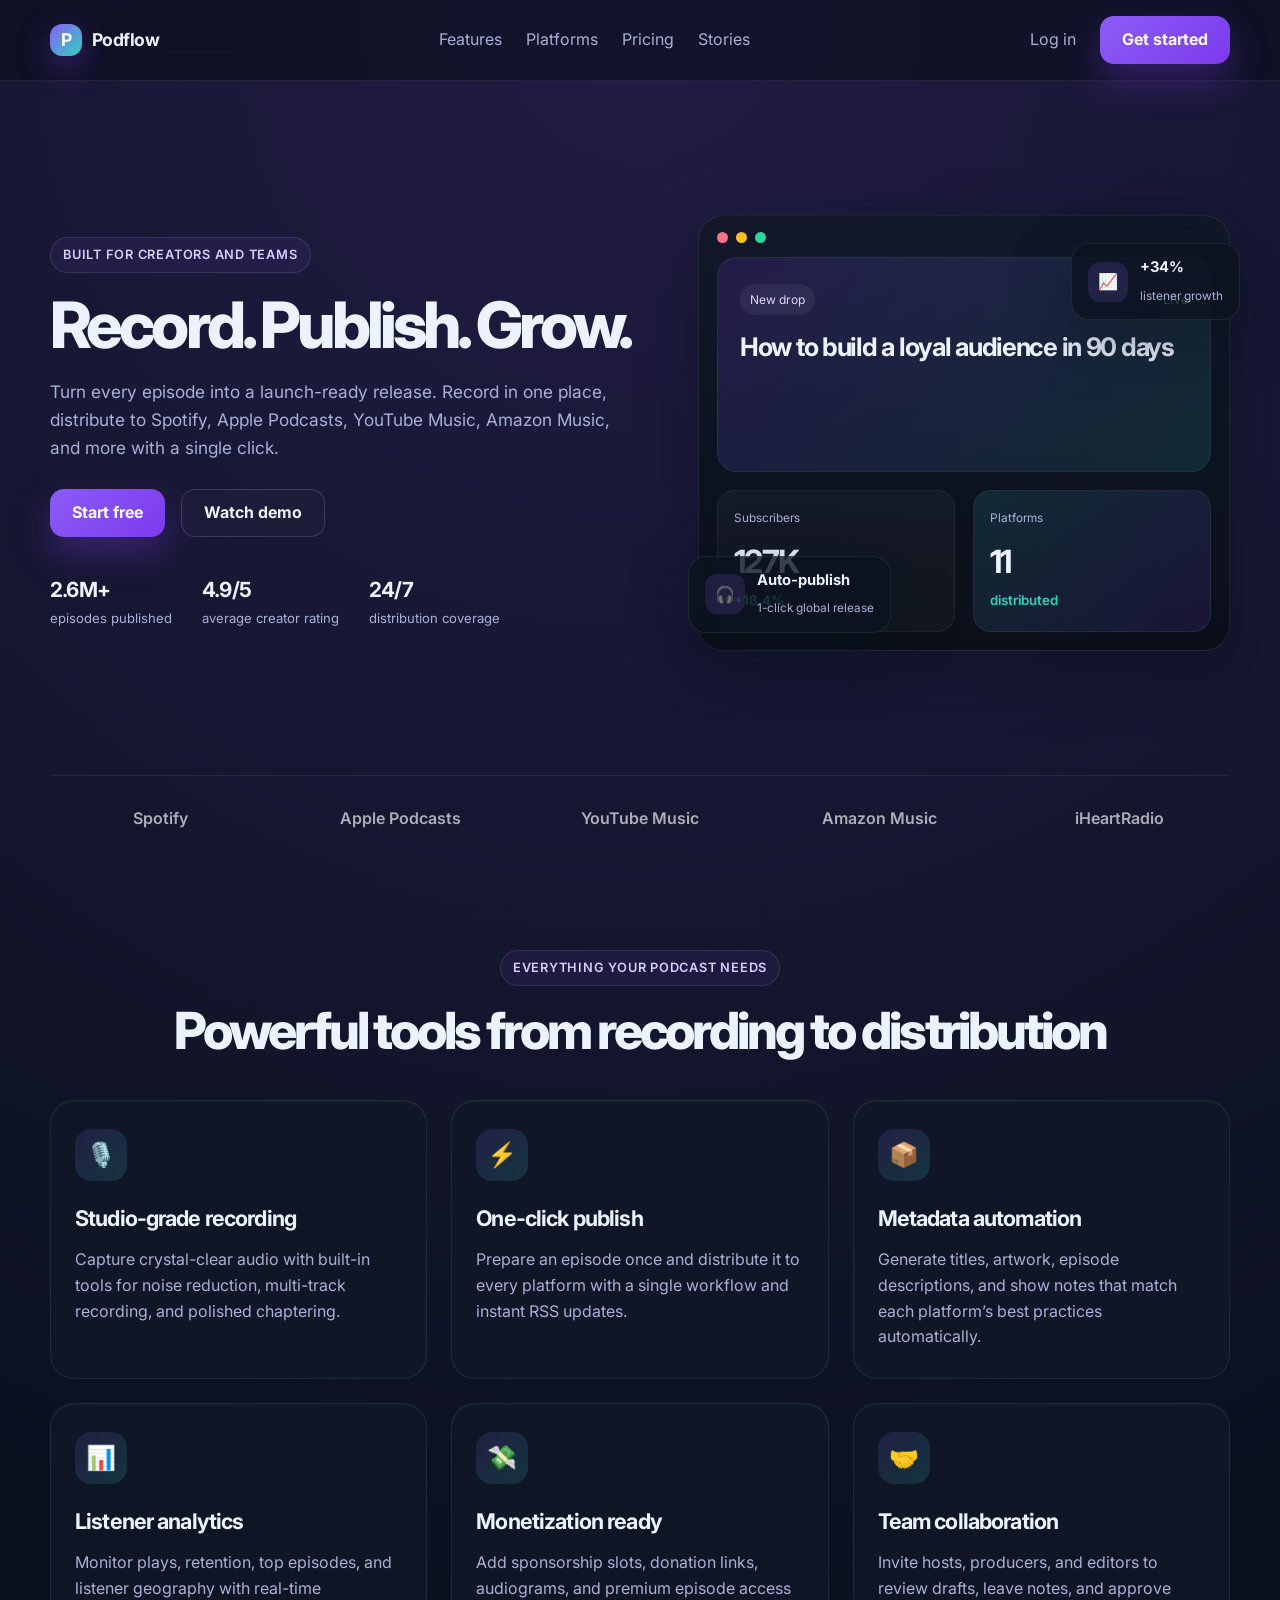
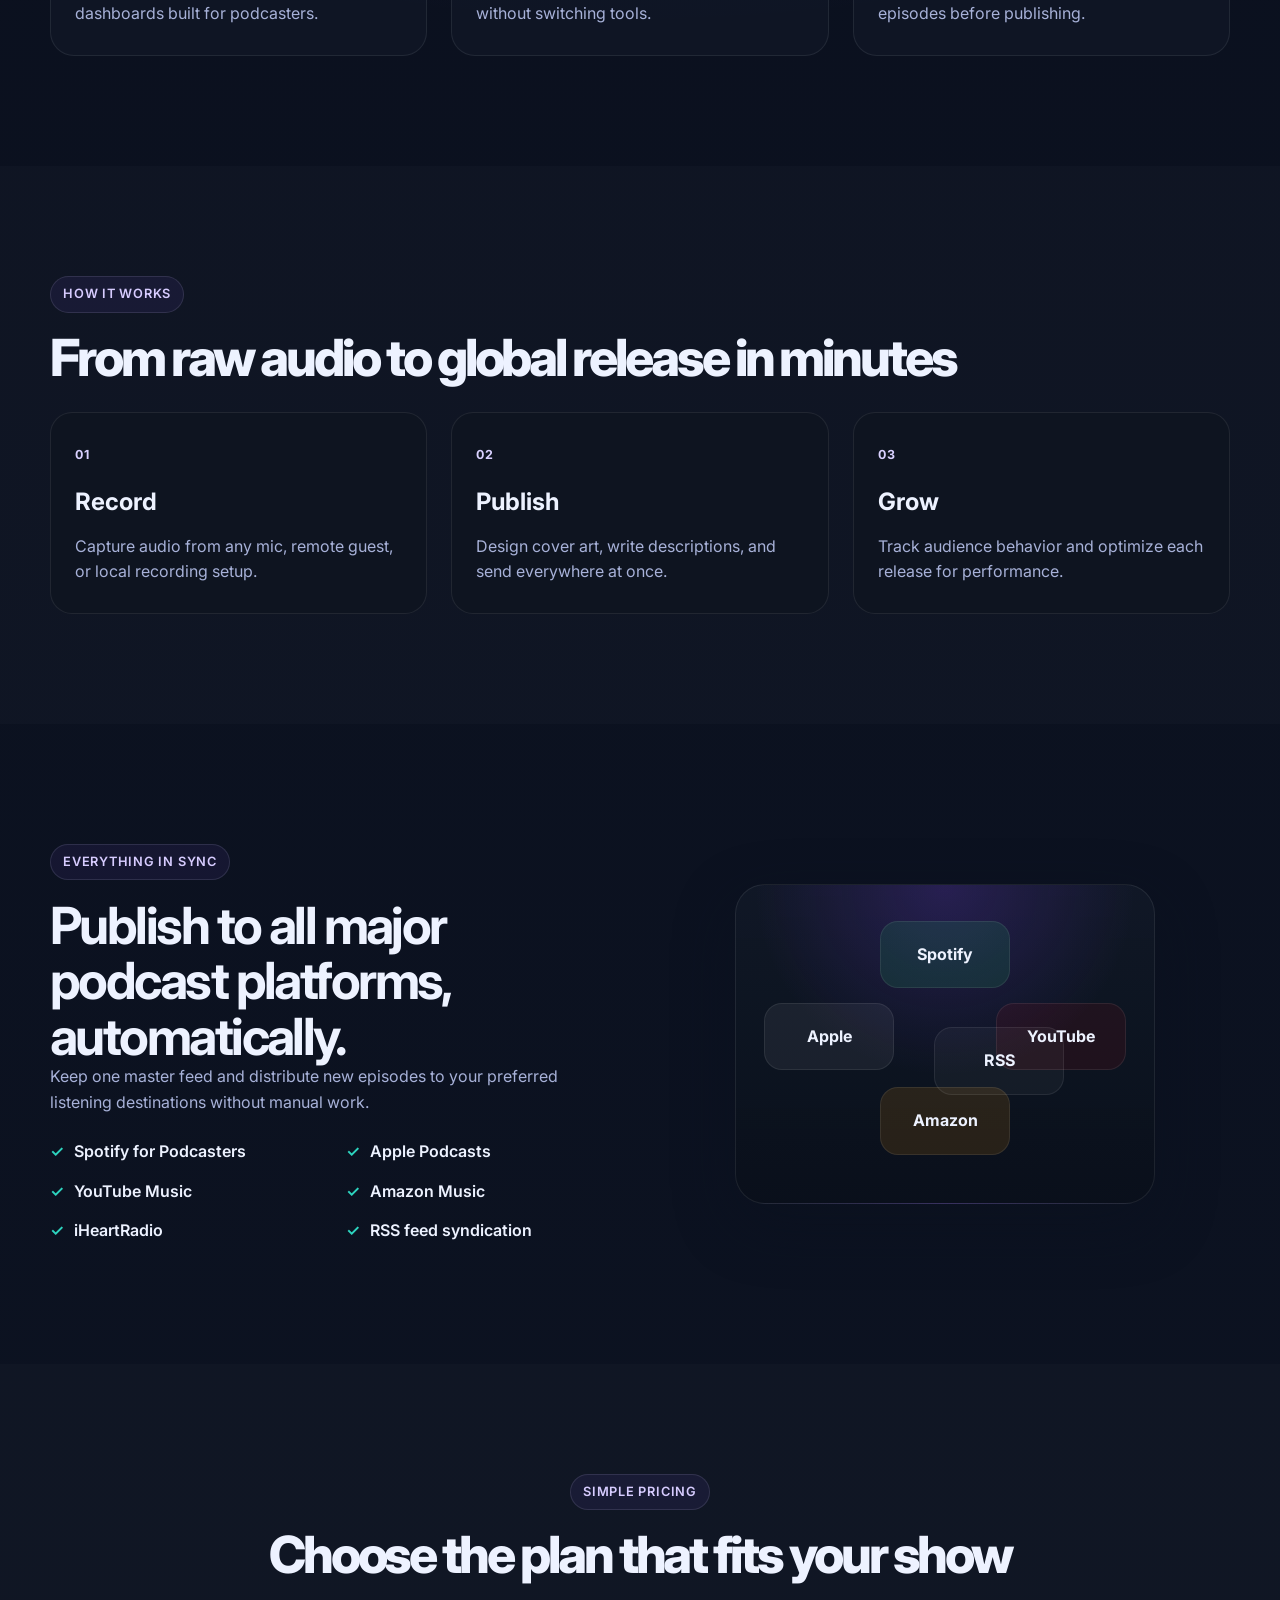
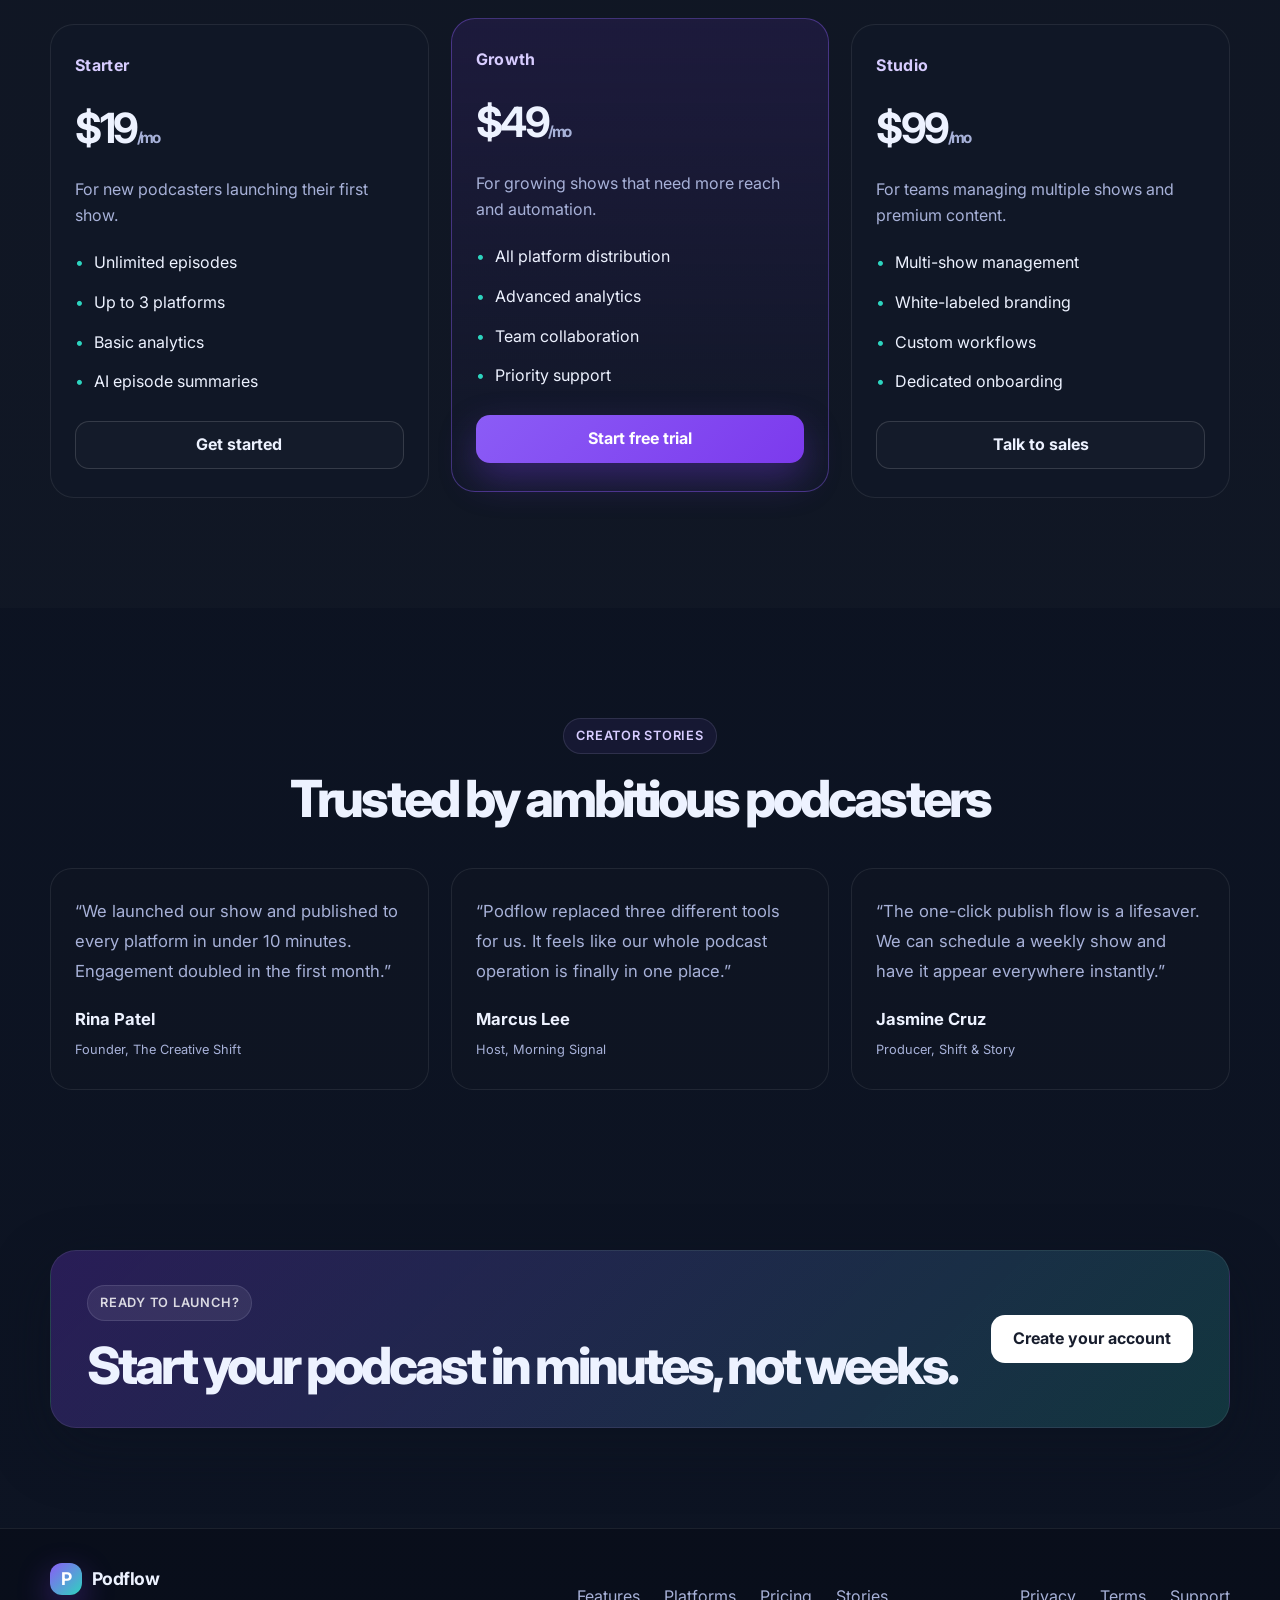
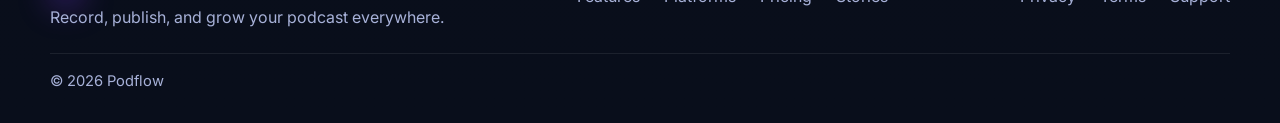
<file: index.html>
<!DOCTYPE html>
<html lang="en">
  <head>
    <meta charset="UTF-8" />
    <meta name="viewport" content="width=device-width, initial-scale=1.0" />
    <title>Podflow | Podcast Publishing Made Simple</title>
    <meta
      name="description"
      content="Record, edit, and publish your podcast to Spotify, Apple Music, YouTube Music, and more in one click."
    />
    <link rel="preconnect" href="https://fonts.googleapis.com" />
    <link rel="preconnect" href="https://fonts.gstatic.com" crossorigin />
    <link
      href="https://fonts.googleapis.com/css2?family=Inter:wght@400;500;600;700;800;900&display=swap"
      rel="stylesheet"
    />
    <link rel="stylesheet" href="styles.css" />
  </head>
  <body>
    <header class="topbar">
      <div class="container nav">
        <div class="brand" aria-label="Podflow home">
          <span class="brand-mark">P</span>
          <span>Podflow</span>
        </div>

        <nav class="nav-links" aria-label="Main navigation">
          <a href="#features">Features</a>
          <a href="#platforms">Platforms</a>
          <a href="#pricing">Pricing</a>
          <a href="#stories">Stories</a>
        </nav>

        <div class="nav-actions">
          <a class="link-button" href="#pricing">Log in</a>
          <a class="primary-button" href="#cta">Get started</a>
        </div>
      </div>
    </header>

    <main>
      <section class="hero">
        <div class="container hero-grid">
          <div class="hero-copy">
            <div class="eyebrow">Built for creators and teams</div>
            <h1>Record. Publish. Grow.</h1>
            <p>
              Turn every episode into a launch-ready release. Record in one place,
              distribute to Spotify, Apple Podcasts, YouTube Music, Amazon Music,
              and more with a single click.
            </p>

            <div class="hero-actions">
              <a class="primary-button" href="#cta">Start free</a>
              <a class="secondary-button" href="#features">Watch demo</a>
            </div>

            <div class="social-proof">
              <div>
                <strong>2.6M+</strong>
                <span>episodes published</span>
              </div>
              <div>
                <strong>4.9/5</strong>
                <span>average creator rating</span>
              </div>
              <div>
                <strong>24/7</strong>
                <span>distribution coverage</span>
              </div>
            </div>
          </div>

          <div class="hero-visual" aria-label="Podcast dashboard preview">
            <div class="dashboard-card main-panel">
              <div class="panel-header">
                <span class="dot red"></span>
                <span class="dot amber"></span>
                <span class="dot green"></span>
              </div>

              <div class="episode-card">
                <div class="episode-meta">
                  <span class="tag">New drop</span>
                  <span class="status live">Live</span>
                </div>
                <h3>How to build a loyal audience in 90 days</h3>
                <div class="wave-bars" aria-hidden="true">
                  <span></span>
                  <span></span>
                  <span></span>
                  <span></span>
                  <span></span>
                  <span></span>
                  <span></span>
                  <span></span>
                  <span></span>
                  <span></span>
                  <span></span>
                  <span></span>
                </div>
              </div>

              <div class="mini-grid">
                <div class="mini-box">
                  <span class="label">Subscribers</span>
                  <strong>127K</strong>
                  <small>+18.4%</small>
                </div>
                <div class="mini-box highlight">
                  <span class="label">Platforms</span>
                  <strong>11</strong>
                  <small>distributed</small>
                </div>
              </div>
            </div>

            <div class="floating-badge badge-one">
              <span class="small-icon">🎧</span>
              <div>
                <strong>Auto-publish</strong>
                <small>1-click global release</small>
              </div>
            </div>

            <div class="floating-badge badge-two">
              <span class="small-icon">📈</span>
              <div>
                <strong>+34%</strong>
                <small>listener growth</small>
              </div>
            </div>
          </div>
        </div>
      </section>

      <section class="brands">
        <div class="container brands-row">
          <span>Spotify</span>
          <span>Apple Podcasts</span>
          <span>YouTube Music</span>
          <span>Amazon Music</span>
          <span>iHeartRadio</span>
        </div>
      </section>

      <section id="features" class="section">
        <div class="container">
          <div class="section-heading">
            <div class="eyebrow">Everything your podcast needs</div>
            <h2>Powerful tools from recording to distribution</h2>
          </div>

          <div class="feature-grid">
            <article class="feature-card">
              <div class="icon">🎙️</div>
              <h3>Studio-grade recording</h3>
              <p>
                Capture crystal-clear audio with built-in tools for noise reduction,
                multi-track recording, and polished chaptering.
              </p>
            </article>

            <article class="feature-card">
              <div class="icon">⚡</div>
              <h3>One-click publish</h3>
              <p>
                Prepare an episode once and distribute it to every platform with a
                single workflow and instant RSS updates.
              </p>
            </article>

            <article class="feature-card">
              <div class="icon">📦</div>
              <h3>Metadata automation</h3>
              <p>
                Generate titles, artwork, episode descriptions, and show notes that
                match each platform’s best practices automatically.
              </p>
            </article>

            <article class="feature-card">
              <div class="icon">📊</div>
              <h3>Listener analytics</h3>
              <p>
                Monitor plays, retention, top episodes, and listener geography with
                real-time dashboards built for podcasters.
              </p>
            </article>

            <article class="feature-card">
              <div class="icon">💸</div>
              <h3>Monetization ready</h3>
              <p>
                Add sponsorship slots, donation links, audiograms, and premium
                episode access without switching tools.
              </p>
            </article>

            <article class="feature-card">
              <div class="icon">🤝</div>
              <h3>Team collaboration</h3>
              <p>
                Invite hosts, producers, and editors to review drafts, leave notes,
                and approve episodes before publishing.
              </p>
            </article>
          </div>
        </div>
      </section>

      <section class="section alt-bg">
        <div class="container workflow">
          <div class="section-heading left">
            <div class="eyebrow">How it works</div>
            <h2>From raw audio to global release in minutes</h2>
          </div>

          <div class="steps">
            <div class="step-box">
              <span class="step-number">01</span>
              <h3>Record</h3>
              <p>Capture audio from any mic, remote guest, or local recording setup.</p>
            </div>

            <div class="step-box">
              <span class="step-number">02</span>
              <h3>Publish</h3>
              <p>Design cover art, write descriptions, and send everywhere at once.</p>
            </div>

            <div class="step-box">
              <span class="step-number">03</span>
              <h3>Grow</h3>
              <p>Track audience behavior and optimize each release for performance.</p>
            </div>
          </div>
        </div>
      </section>

      <section id="platforms" class="section">
        <div class="container platform-wrap">
          <div class="platform-copy">
            <div class="eyebrow">Everything in sync</div>
            <h2>Publish to all major podcast platforms, automatically.</h2>
            <p>
              Keep one master feed and distribute new episodes to your preferred
              listening destinations without manual work.
            </p>
            <ul class="check-list">
              <li>Spotify for Podcasters</li>
              <li>Apple Podcasts</li>
              <li>YouTube Music</li>
              <li>Amazon Music</li>
              <li>iHeartRadio</li>
              <li>RSS feed syndication</li>
            </ul>
          </div>

          <div class="platform-visual" aria-label="Platform distribution preview">
            <div class="platform-stack">
              <div class="platform-pill spotify">Spotify</div>
              <div class="platform-pill apple">Apple</div>
              <div class="platform-pill youtube">YouTube</div>
              <div class="platform-pill amazon">Amazon</div>
              <div class="platform-pill rss">RSS</div>
            </div>
          </div>
        </div>
      </section>

      <section id="pricing" class="section alt-bg">
        <div class="container">
          <div class="section-heading">
            <div class="eyebrow">Simple pricing</div>
            <h2>Choose the plan that fits your show</h2>
          </div>

          <div class="pricing-grid">
            <div class="price-card">
              <span class="plan">Starter</span>
              <h3>$19<span>/mo</span></h3>
              <p>For new podcasters launching their first show.</p>
              <ul>
                <li>Unlimited episodes</li>
                <li>Up to 3 platforms</li>
                <li>Basic analytics</li>
                <li>AI episode summaries</li>
              </ul>
              <a href="#cta" class="secondary-button wide">Get started</a>
            </div>

            <div class="price-card featured">
              <span class="plan">Growth</span>
              <h3>$49<span>/mo</span></h3>
              <p>For growing shows that need more reach and automation.</p>
              <ul>
                <li>All platform distribution</li>
                <li>Advanced analytics</li>
                <li>Team collaboration</li>
                <li>Priority support</li>
              </ul>
              <a href="#cta" class="primary-button wide">Start free trial</a>
            </div>

            <div class="price-card">
              <span class="plan">Studio</span>
              <h3>$99<span>/mo</span></h3>
              <p>For teams managing multiple shows and premium content.</p>
              <ul>
                <li>Multi-show management</li>
                <li>White-labeled branding</li>
                <li>Custom workflows</li>
                <li>Dedicated onboarding</li>
              </ul>
              <a href="#cta" class="secondary-button wide">Talk to sales</a>
            </div>
          </div>
        </div>
      </section>

      <section id="stories" class="section">
        <div class="container">
          <div class="section-heading">
            <div class="eyebrow">Creator stories</div>
            <h2>Trusted by ambitious podcasters</h2>
          </div>

          <div class="testimonial-grid">
            <blockquote class="testimonial">
              “We launched our show and published to every platform in under 10
              minutes. Engagement doubled in the first month.”
              <footer>
                <strong>Rina Patel</strong>
                <span>Founder, The Creative Shift</span>
              </footer>
            </blockquote>

            <blockquote class="testimonial">
              “Podflow replaced three different tools for us. It feels like our whole
              podcast operation is finally in one place.”
              <footer>
                <strong>Marcus Lee</strong>
                <span>Host, Morning Signal</span>
              </footer>
            </blockquote>

            <blockquote class="testimonial">
              “The one-click publish flow is a lifesaver. We can schedule a weekly show
              and have it appear everywhere instantly.”
              <footer>
                <strong>Jasmine Cruz</strong>
                <span>Producer, Shift & Story</span>
              </footer>
            </blockquote>
          </div>
        </div>
      </section>

      <section id="cta" class="cta-band">
        <div class="container cta-box">
          <div>
            <div class="eyebrow light">Ready to launch?</div>
            <h2>Start your podcast in minutes, not weeks.</h2>
          </div>
          <a href="#" class="primary-button dark-button">Create your account</a>
        </div>
      </section>
    </main>

    <footer class="site-footer">
      <div class="container footer-content">
        <div>
          <div class="brand footer-brand">
            <span class="brand-mark">P</span>
            <span>Podflow</span>
          </div>
          <p>Record, publish, and grow your podcast everywhere.</p>
        </div>

        <div class="footer-links">
          <a href="#features">Features</a>
          <a href="#platforms">Platforms</a>
          <a href="#pricing">Pricing</a>
          <a href="#stories">Stories</a>
        </div>

        <div class="footer-links">
          <a href="#">Privacy</a>
          <a href="#">Terms</a>
          <a href="#">Support</a>
        </div>
      </div>

      <div class="container bottom-bar">
        <span>© <span id="year"></span> Podflow</span>
      </div>
    </footer>

    <script src="script.js"></script>
  </body>
</html>
</file>
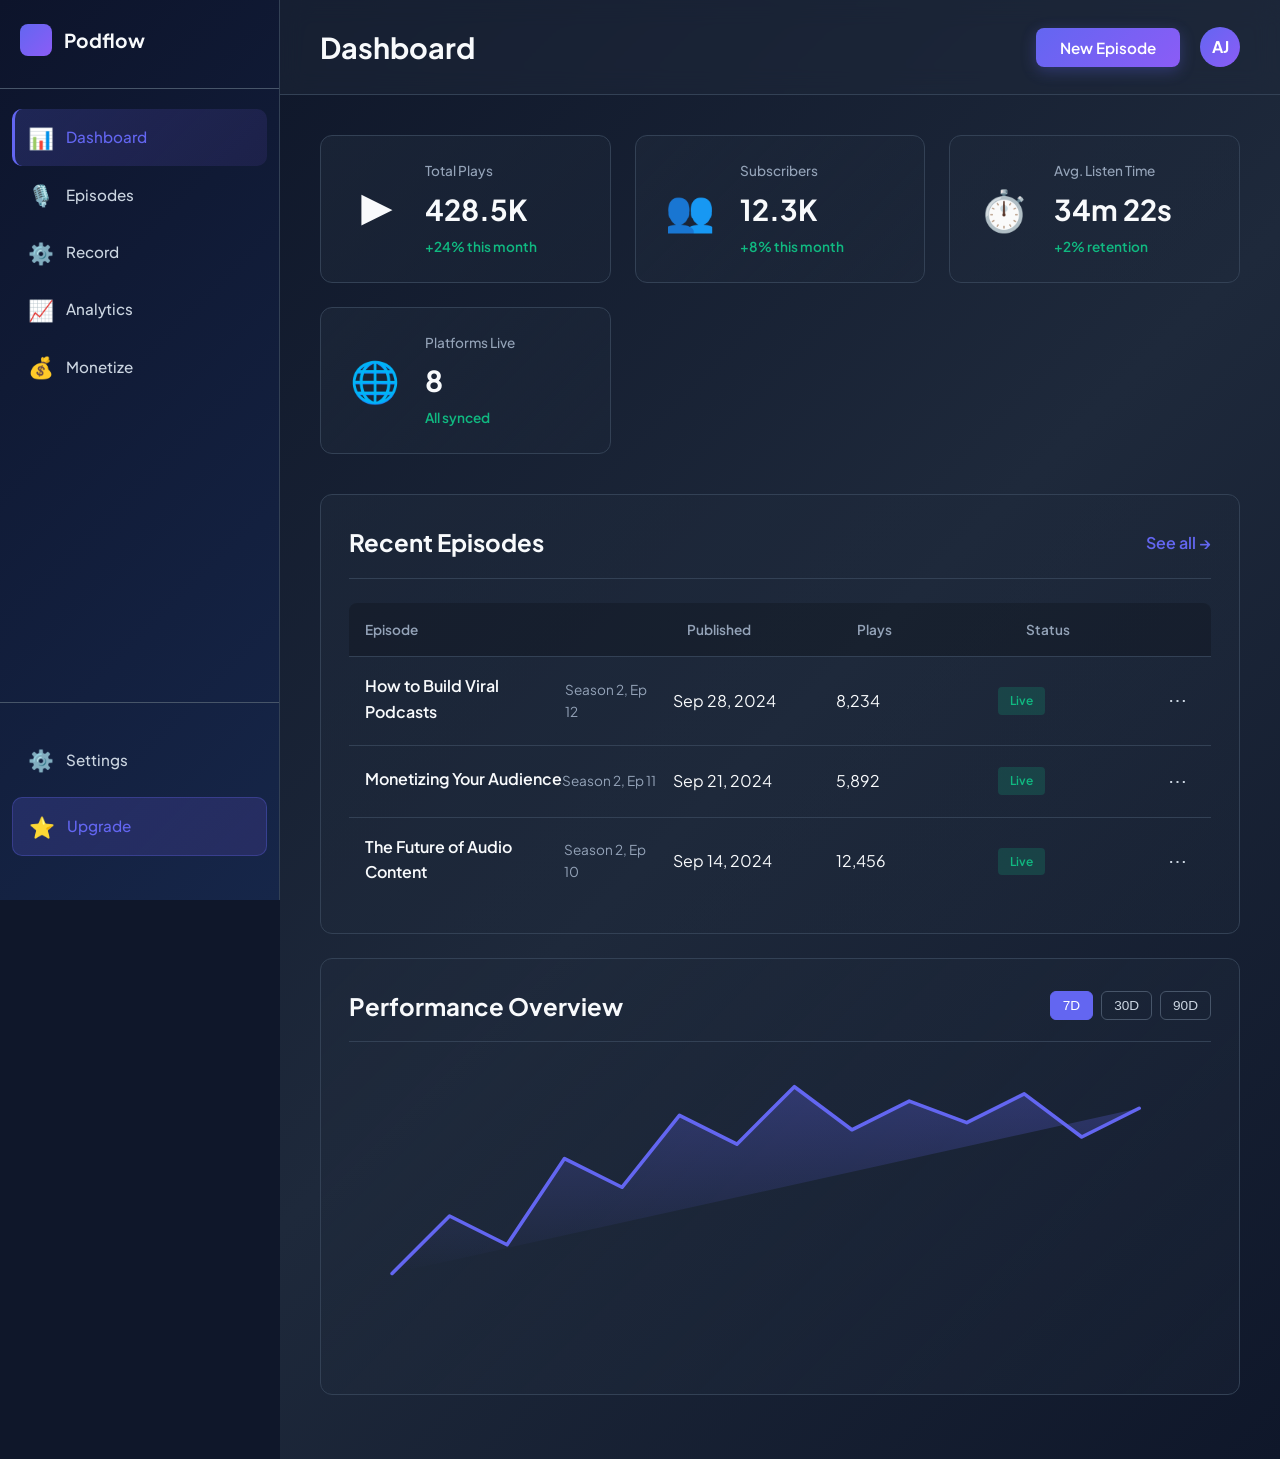
<file: dashboard.html>
<!DOCTYPE html>
<html lang="en">
  <head>
    <meta charset="UTF-8" />
    <meta name="viewport" content="width=device-width, initial-scale=1.0" />
    <title>Podflow — Dashboard</title>
    <link rel="preconnect" href="https://fonts.googleapis.com" />
    <link rel="preconnect" href="https://fonts.gstatic.com" crossorigin />
    <link
      href="https://fonts.googleapis.com/css2?family=Plus+Jakarta+Sans:wght@400;500;600;700;800&family=JetBrains+Mono:wght@400;500&display=swap"
      rel="stylesheet"
    />
    <link rel="stylesheet" href="dashboard-styles.css" />
  </head>
  <body>
    <!-- Sidebar -->
    <aside class="sidebar">
      <div class="sidebar-header">
        <div class="sidebar-brand">
          <div class="logo-mark"></div>
          <span>Podflow</span>
        </div>
      </div>

      <nav class="sidebar-nav">
        <a href="#" class="nav-item active" data-page="dashboard">
          <span class="nav-icon">📊</span>
          <span>Dashboard</span>
        </a>
        <a href="#" class="nav-item" data-page="episodes">
          <span class="nav-icon">🎙️</span>
          <span>Episodes</span>
        </a>
        <a href="#" class="nav-item" data-page="record">
          <span class="nav-icon">⚙️</span>
          <span>Record</span>
        </a>
        <a href="#" class="nav-item" data-page="analytics">
          <span class="nav-icon">📈</span>
          <span>Analytics</span>
        </a>
        <a href="#" class="nav-item" data-page="monetize">
          <span class="nav-icon">💰</span>
          <span>Monetize</span>
        </a>
      </nav>

      <div class="sidebar-footer">
        <a href="#" class="nav-item settings">
          <span class="nav-icon">⚙️</span>
          <span>Settings</span>
        </a>
        <a href="premium.html" class="nav-item upgrade">
          <span class="nav-icon">⭐</span>
          <span>Upgrade</span>
        </a>
      </div>
    </aside>

    <!-- Main Content -->
    <main class="main-content">
      <!-- Top Header -->
      <header class="top-header">
        <div class="header-left">
          <h1 class="page-title">Dashboard</h1>
        </div>
        <div class="header-right">
          <button class="btn-primary">New Episode</button>
          <div class="user-menu">
            <div class="user-avatar">AJ</div>
          </div>
        </div>
      </header>

      <!-- Dashboard Page -->
      <div class="page-container active" id="dashboard-page">
        <div class="page-content">
          <!-- Quick Stats -->
          <section class="stats-grid">
            <div class="stat-card">
              <div class="stat-icon">▶️</div>
              <div class="stat-info">
                <div class="stat-label">Total Plays</div>
                <div class="stat-value">428.5K</div>
                <div class="stat-change">+24% this month</div>
              </div>
            </div>
            <div class="stat-card">
              <div class="stat-icon">👥</div>
              <div class="stat-info">
                <div class="stat-label">Subscribers</div>
                <div class="stat-value">12.3K</div>
                <div class="stat-change">+8% this month</div>
              </div>
            </div>
            <div class="stat-card">
              <div class="stat-icon">⏱️</div>
              <div class="stat-info">
                <div class="stat-label">Avg. Listen Time</div>
                <div class="stat-value">34m 22s</div>
                <div class="stat-change">+2% retention</div>
              </div>
            </div>
            <div class="stat-card">
              <div class="stat-icon">🌐</div>
              <div class="stat-info">
                <div class="stat-label">Platforms Live</div>
                <div class="stat-value">8</div>
                <div class="stat-change">All synced</div>
              </div>
            </div>
          </section>

          <!-- Recent Episodes -->
          <section class="section-card">
            <div class="section-header">
              <h2>Recent Episodes</h2>
              <a href="#" class="see-all">See all →</a>
            </div>
            <div class="episodes-table">
              <div class="table-header">
                <div class="col-name">Episode</div>
                <div class="col-date">Published</div>
                <div class="col-plays">Plays</div>
                <div class="col-status">Status</div>
                <div class="col-action"></div>
              </div>
              <div class="table-row">
                <div class="col-name">
                  <div class="episode-title">How to Build Viral Podcasts</div>
                  <div class="episode-subtitle">Season 2, Ep 12</div>
                </div>
                <div class="col-date">Sep 28, 2024</div>
                <div class="col-plays">8,234</div>
                <div class="col-status">
                  <span class="badge live">Live</span>
                </div>
                <div class="col-action">
                  <button class="btn-icon">⋯</button>
                </div>
              </div>
              <div class="table-row">
                <div class="col-name">
                  <div class="episode-title">Monetizing Your Audience</div>
                  <div class="episode-subtitle">Season 2, Ep 11</div>
                </div>
                <div class="col-date">Sep 21, 2024</div>
                <div class="col-plays">5,892</div>
                <div class="col-status">
                  <span class="badge live">Live</span>
                </div>
                <div class="col-action">
                  <button class="btn-icon">⋯</button>
                </div>
              </div>
              <div class="table-row">
                <div class="col-name">
                  <div class="episode-title">The Future of Audio Content</div>
                  <div class="episode-subtitle">Season 2, Ep 10</div>
                </div>
                <div class="col-date">Sep 14, 2024</div>
                <div class="col-plays">12,456</div>
                <div class="col-status">
                  <span class="badge live">Live</span>
                </div>
                <div class="col-action">
                  <button class="btn-icon">⋯</button>
                </div>
              </div>
            </div>
          </section>

          <!-- Chart Section -->
          <section class="section-card">
            <div class="section-header">
              <h2>Performance Overview</h2>
              <div class="chart-filter">
                <button class="filter-btn active">7D</button>
                <button class="filter-btn">30D</button>
                <button class="filter-btn">90D</button>
              </div>
            </div>
            <div class="chart-container">
              <svg viewBox="0 0 600 200" class="line-chart">
                <defs>
                  <linearGradient id="chartGrad" x1="0%" y1="0%" x2="0%" y2="100%">
                    <stop offset="0%" style="stop-color:#6366f1;stop-opacity:0.3" />
                    <stop offset="100%" style="stop-color:#6366f1;stop-opacity:0" />
                  </linearGradient>
                </defs>
                <polyline points="30,140 70,100 110,120 150,60 190,80 230,30 270,50 310,10 350,40 390,20 430,35 470,15 510,45 550,25" 
                          fill="url(#chartGrad)" stroke="none"/>
                <polyline points="30,140 70,100 110,120 150,60 190,80 230,30 270,50 310,10 350,40 390,20 430,35 470,15 510,45 550,25" 
                          fill="none" stroke="#6366f1" stroke-width="2.5" stroke-linejoin="round" stroke-linecap="round"/>
              </svg>
            </div>
          </section>
        </div>
      </div>

      <!-- Episodes Page -->
      <div class="page-container" id="episodes-page">
        <div class="page-content">
          <div class="page-header">
            <div>
              <h1>Episodes</h1>
              <p>Manage all your published episodes</p>
            </div>
            <button class="btn-primary">+ New Episode</button>
          </div>

          <section class="section-card">
            <div class="filter-bar">
              <input type="text" placeholder="Search episodes..." class="search-input" />
              <select class="filter-select">
                <option>All Status</option>
                <option>Published</option>
                <option>Draft</option>
                <option>Scheduled</option>
              </select>
            </div>

            <div class="episodes-list">
              <div class="episode-item">
                <div class="episode-thumb">🎙️</div>
                <div class="episode-details">
                  <h3>How to Build Viral Podcasts</h3>
                  <p>Season 2, Episode 12 • Published Sep 28, 2024</p>
                  <div class="episode-stats">
                    <span>▶️ 8.2K plays</span>
                    <span>👥 1.2K unique listeners</span>
                    <span>⏱️ 34m avg listen</span>
                  </div>
                </div>
                <div class="episode-actions">
                  <button class="btn-secondary btn-sm">Edit</button>
                  <button class="btn-icon">⋯</button>
                </div>
              </div>

              <div class="episode-item">
                <div class="episode-thumb">🎙️</div>
                <div class="episode-details">
                  <h3>Monetizing Your Audience</h3>
                  <p>Season 2, Episode 11 • Published Sep 21, 2024</p>
                  <div class="episode-stats">
                    <span>▶️ 5.8K plays</span>
                    <span>👥 892 unique listeners</span>
                    <span>⏱️ 28m avg listen</span>
                  </div>
                </div>
                <div class="episode-actions">
                  <button class="btn-secondary btn-sm">Edit</button>
                  <button class="btn-icon">⋯</button>
                </div>
              </div>

              <div class="episode-item">
                <div class="episode-thumb">🎙️</div>
                <div class="episode-details">
                  <h3>The Future of Audio Content</h3>
                  <p>Season 2, Episode 10 • Published Sep 14, 2024</p>
                  <div class="episode-stats">
                    <span>▶️ 12.4K plays</span>
                    <span>👥 2.1K unique listeners</span>
                    <span>⏱️ 42m avg listen</span>
                  </div>
                </div>
                <div class="episode-actions">
                  <button class="btn-secondary btn-sm">Edit</button>
                  <button class="btn-icon">⋯</button>
                </div>
              </div>
            </div>
          </section>
        </div>
      </div>

      <!-- Record Page -->
      <div class="page-container" id="record-page">
        <div class="page-content">
          <div class="page-header">
            <div>
              <h1>Record New Episode</h1>
              <p>Create and publish your next episode</p>
            </div>
          </div>

          <div class="record-wizard">
            <!-- Step 1: Basic Info -->
            <div class="wizard-step active" id="step-1">
              <div class="step-header">
                <div class="step-number">1</div>
                <h2>Episode Details</h2>
              </div>
              <form class="form-group">
                <div class="form-field">
                  <label>Episode Title</label>
                  <input type="text" placeholder="e.g., The Future of Podcasting" />
                </div>
                <div class="form-field">
                  <label>Description</label>
                  <textarea placeholder="Write a captivating description..." rows="4"></textarea>
                </div>
                <div class="form-row">
                  <div class="form-field">
                    <label>Season</label>
                    <input type="number" placeholder="2" />
                  </div>
                  <div class="form-field">
                    <label>Episode Number</label>
                    <input type="number" placeholder="13" />
                  </div>
                </div>
                <div class="form-field">
                  <label>Tags</label>
                  <input type="text" placeholder="podcast, tech, growth, business" />
                </div>
              </form>
              <div class="wizard-actions">
                <button class="btn-secondary" onclick="goToStep(2)">Continue</button>
              </div>
            </div>

            <!-- Step 2: Upload Audio -->
            <div class="wizard-step" id="step-2">
              <div class="step-header">
                <div class="step-number">2</div>
                <h2>Upload Audio</h2>
              </div>
              <div class="upload-area">
                <div class="upload-icon">🎙️</div>
                <h3>Drop your audio file here or click to browse</h3>
                <p>Supported formats: MP3, WAV, M4A (max 500MB)</p>
                <input type="file" class="file-input" accept="audio/*" />
              </div>
              <div class="wizard-actions">
                <button class="btn-secondary" onclick="goToStep(1)">Back</button>
                <button class="btn-primary" onclick="goToStep(3)">Next</button>
              </div>
            </div>

            <!-- Step 3: Cover Art -->
            <div class="wizard-step" id="step-3">
              <div class="step-header">
                <div class="step-number">3</div>
                <h2>Cover Art</h2>
              </div>
              <div class="cover-upload">
                <div class="cover-preview">
                  <div class="placeholder-cover">📸</div>
                </div>
                <button class="btn-secondary">Upload Cover Art</button>
                <p>Recommended: 1400x1400px, JPG or PNG</p>
              </div>
              <div class="wizard-actions">
                <button class="btn-secondary" onclick="goToStep(2)">Back</button>
                <button class="btn-primary" onclick="goToStep(4)">Next</button>
              </div>
            </div>

            <!-- Step 4: Publish Settings -->
            <div class="wizard-step" id="step-4">
              <div class="step-header">
                <div class="step-number">4</div>
                <h2>Publish Settings</h2>
              </div>
              <form class="form-group">
                <div class="form-field">
                  <label>Publication Time</label>
                  <input type="datetime-local" />
                </div>
                <div class="form-field">
                  <label>Select Platforms</label>
                  <div class="platform-checkboxes">
                    <label class="checkbox-item">
                      <input type="checkbox" checked />
                      <span>Spotify</span>
                    </label>
                    <label class="checkbox-item">
                      <input type="checkbox" checked />
                      <span>Apple Podcasts</span>
                    </label>
                    <label class="checkbox-item">
                      <input type="checkbox" checked />
                      <span>YouTube Music</span>
                    </label>
                    <label class="checkbox-item">
                      <input type="checkbox" checked />
                      <span>Amazon Music</span>
                    </label>
                  </div>
                </div>
                <div class="form-field">
                  <label class="checkbox-item">
                    <input type="checkbox" checked />
                    <span>Enable comments</span>
                  </label>
                </div>
              </form>
              <div class="wizard-actions">
                <button class="btn-secondary" onclick="goToStep(3)">Back</button>
                <button class="btn-primary" onclick="publishEpisode()">Publish Now</button>
              </div>
            </div>
          </div>
        </div>
      </div>

      <!-- Analytics Page -->
      <div class="page-container" id="analytics-page">
        <div class="page-content">
          <div class="page-header">
            <div>
              <h1>Analytics</h1>
              <p>Track your podcast performance across all platforms</p>
            </div>
          </div>

          <div class="analytics-grid">
            <section class="section-card full-width">
              <div class="section-header">
                <h2>Listener Growth</h2>
                <div class="chart-filter">
                  <button class="filter-btn active">30D</button>
                  <button class="filter-btn">90D</button>
                  <button class="filter-btn">1Y</button>
                </div>
              </div>
              <div class="chart-container">
                <svg viewBox="0 0 700 300" class="area-chart">
                  <defs>
                    <linearGradient id="areaGrad" x1="0%" y1="0%" x2="0%" y2="100%">
                      <stop offset="0%" style="stop-color:#8b5cf6;stop-opacity:0.4" />
                      <stop offset="100%" style="stop-color:#8b5cf6;stop-opacity:0" />
                    </linearGradient>
                  </defs>
                  <polygon points="20,220 60,180 100,190 140,140 180,160 220,100 260,120 300,50 340,70 380,30 420,50 460,20 500,40 540,10 580,35 620,5 660,30 700,15 700,280 20,280" 
                           fill="url(#areaGrad)" />
                  <polyline points="20,220 60,180 100,190 140,140 180,160 220,100 260,120 300,50 340,70 380,30 420,50 460,20 500,40 540,10 580,35 620,5 660,30 700,15" 
                            fill="none" stroke="#8b5cf6" stroke-width="3" stroke-linejoin="round" stroke-linecap="round" />
                </svg>
              </div>
            </section>

            <section class="section-card">
              <h2>Top Episodes</h2>
              <div class="mini-stats">
                <div class="mini-stat">
                  <div class="mini-stat-title">How to Build Viral Podcasts</div>
                  <div class="mini-stat-value">8.2K ▶️</div>
                </div>
                <div class="mini-stat">
                  <div class="mini-stat-title">The Future of Audio Content</div>
                  <div class="mini-stat-value">12.4K ▶️</div>
                </div>
                <div class="mini-stat">
                  <div class="mini-stat-title">Monetizing Your Audience</div>
                  <div class="mini-stat-value">5.8K ▶️</div>
                </div>
              </div>
            </section>

            <section class="section-card">
              <h2>Platform Breakdown</h2>
              <div class="mini-stats">
                <div class="mini-stat">
                  <div class="mini-stat-title">Spotify</div>
                  <div class="mini-stat-value">45%</div>
                </div>
                <div class="mini-stat">
                  <div class="mini-stat-title">Apple Podcasts</div>
                  <div class="mini-stat-value">30%</div>
                </div>
                <div class="mini-stat">
                  <div class="mini-stat-title">YouTube Music</div>
                  <div class="mini-stat-value">15%</div>
                </div>
              </div>
            </section>
          </div>
        </div>
      </div>

      <!-- Monetize Page -->
      <div class="page-container" id="monetize-page">
        <div class="page-content">
          <div class="page-header">
            <div>
              <h1>Monetization</h1>
              <p>Earn money from your podcast</p>
            </div>
          </div>

          <div class="monetize-grid">
            <section class="section-card">
              <div class="feature-header">
                <div class="feature-icon">💼</div>
                <h2>Sponsorships</h2>
              </div>
              <p>Connect with brands and manage sponsored content</p>
              <button class="btn-secondary btn-block">Manage Sponsorships</button>
            </section>

            <section class="section-card">
              <div class="feature-header">
                <div class="feature-icon">❤️</div>
                <h2>Listener Support</h2>
              </div>
              <p>Accept donations and tips from your loyal listeners</p>
              <button class="btn-secondary btn-block">Enable Support</button>
            </section>

            <section class="section-card">
              <div class="feature-header">
                <div class="feature-icon">🔒</div>
                <h2>Premium Episodes</h2>
              </div>
              <p>Gate exclusive episodes for premium members</p>
              <button class="btn-secondary btn-block">Set Up Paywalls</button>
            </section>

            <section class="section-card">
              <div class="feature-header">
                <div class="feature-icon">📊</div>
                <h2>Revenue Dashboard</h2>
              </div>
              <p>Track earnings and payouts from all sources</p>
              <button class="btn-secondary btn-block">View Revenue</button>
            </section>
          </div>

          <section class="section-card full-width" style="margin-top: 40px;">
            <h2>Revenue Summary</h2>
            <div class="revenue-grid">
              <div class="revenue-item">
                <div class="revenue-label">Total Earnings</div>
                <div class="revenue-value">$4,250.00</div>
                <div class="revenue-period">This month</div>
              </div>
              <div class="revenue-item">
                <div class="revenue-label">Sponsorships</div>
                <div class="revenue-value">$3,500.00</div>
                <div class="revenue-period">2 active deals</div>
              </div>
              <div class="revenue-item">
                <div class="revenue-label">Listener Support</div>
                <div class="revenue-value">$650.00</div>
                <div class="revenue-period">127 supporters</div>
              </div>
              <div class="revenue-item">
                <div class="revenue-label">Premium Episodes</div>
                <div class="revenue-value">$100.00</div>
                <div class="revenue-period">8 subscribers</div>
              </div>
            </div>
          </section>
        </div>
      </div>
    </main>

    <script src="dashboard-script.js"></script>
  </body>
</html>
</file>
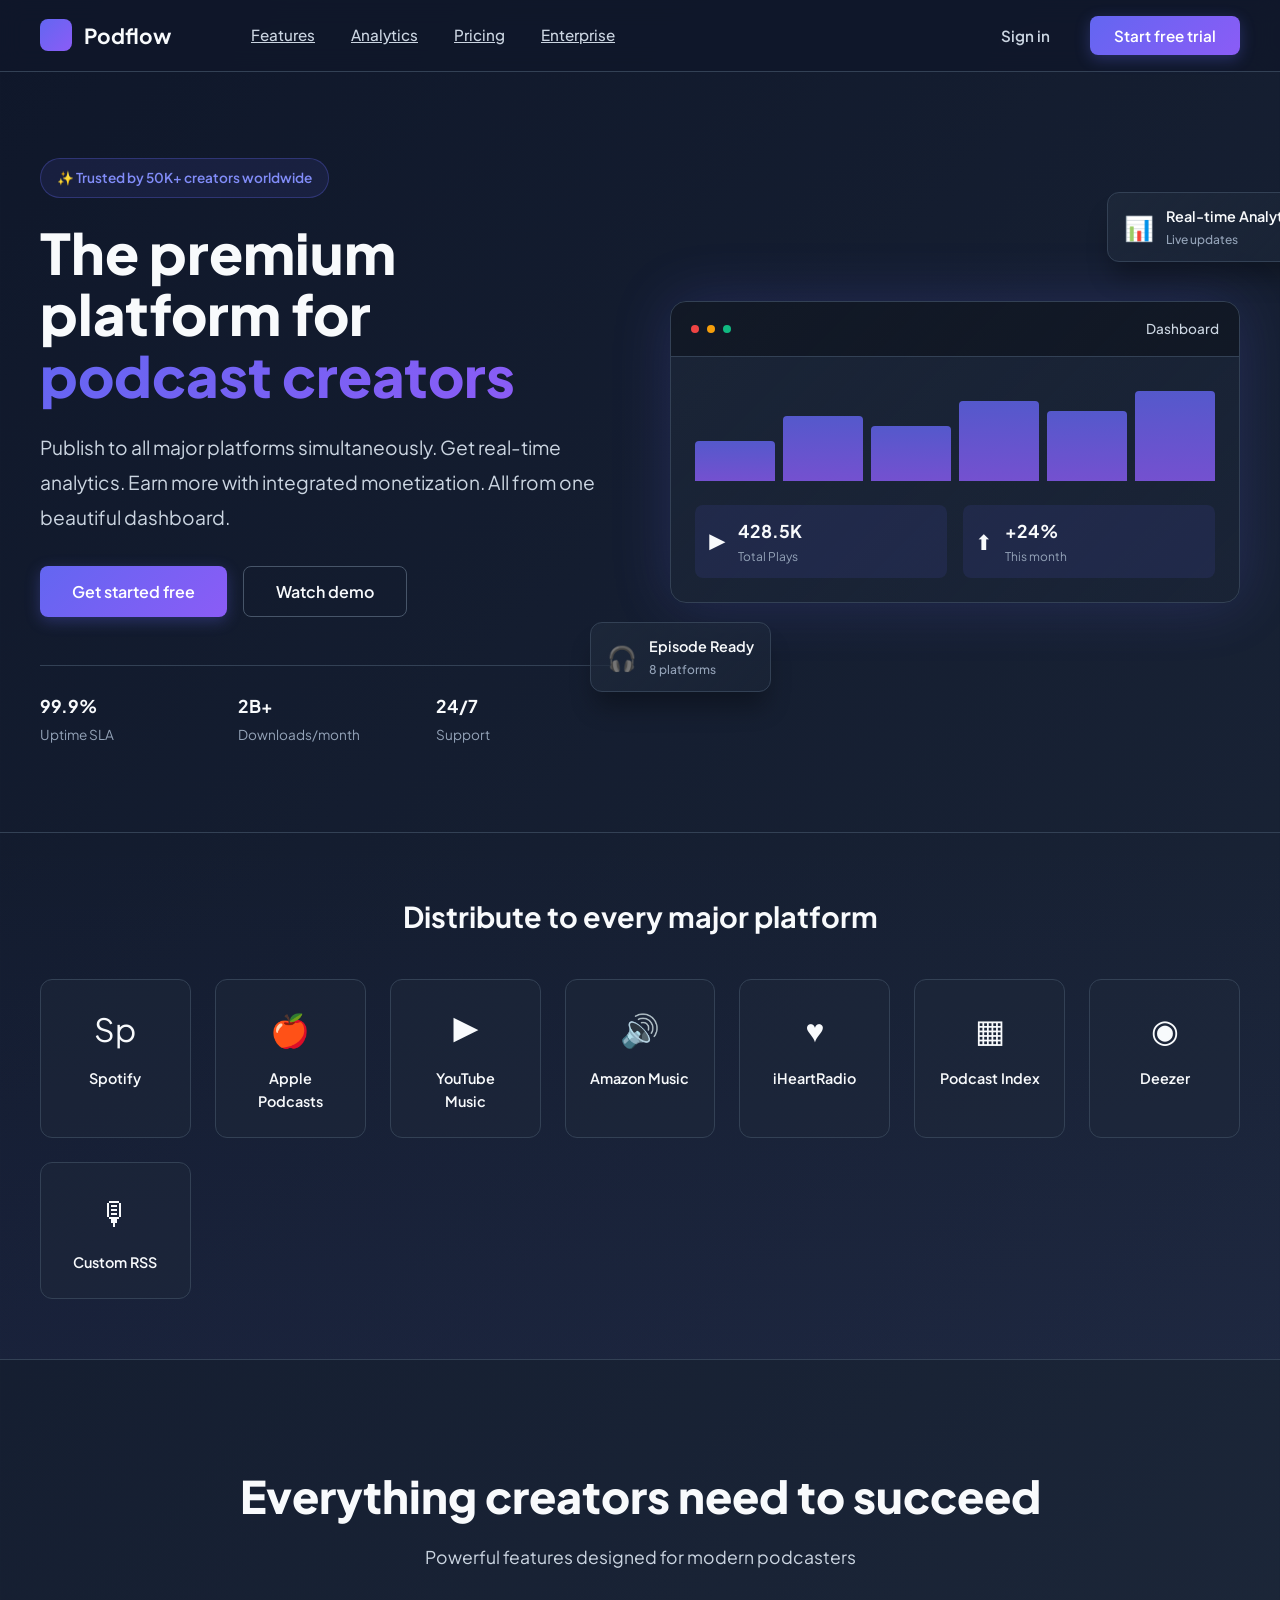
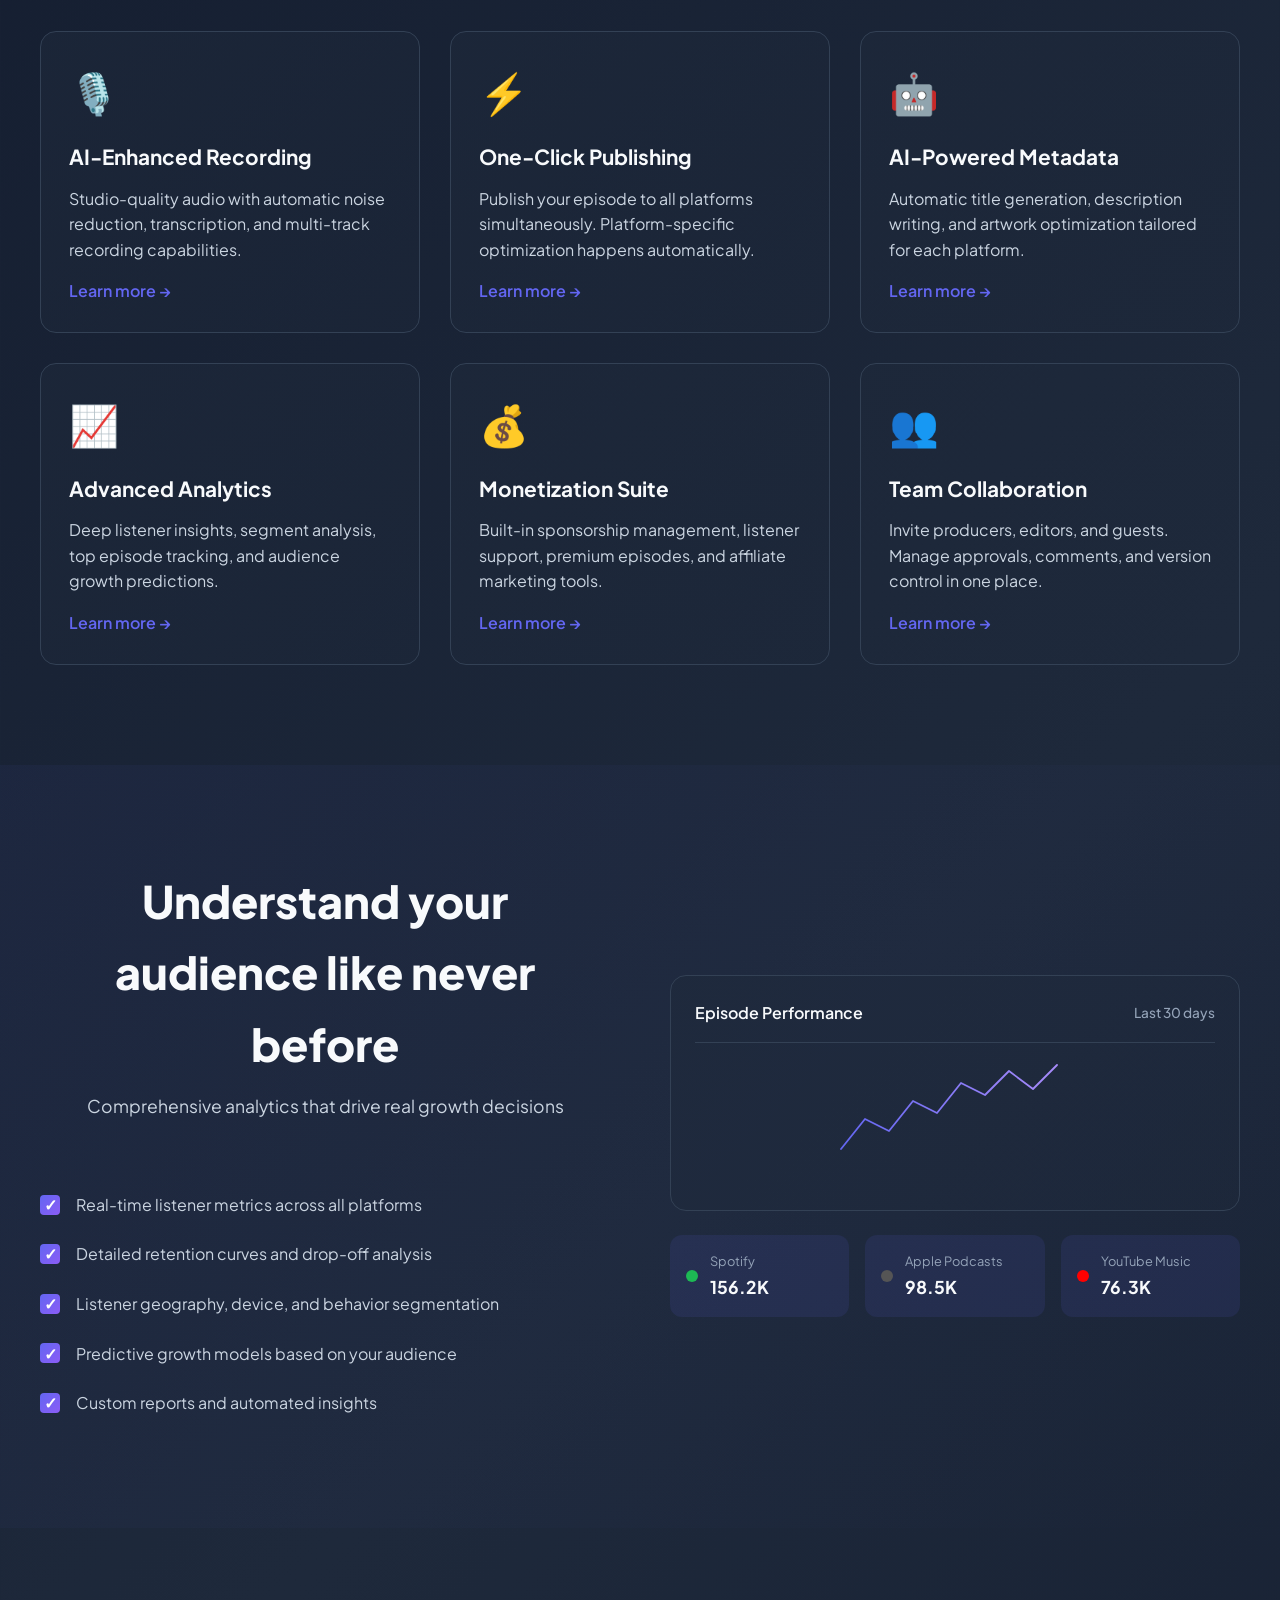
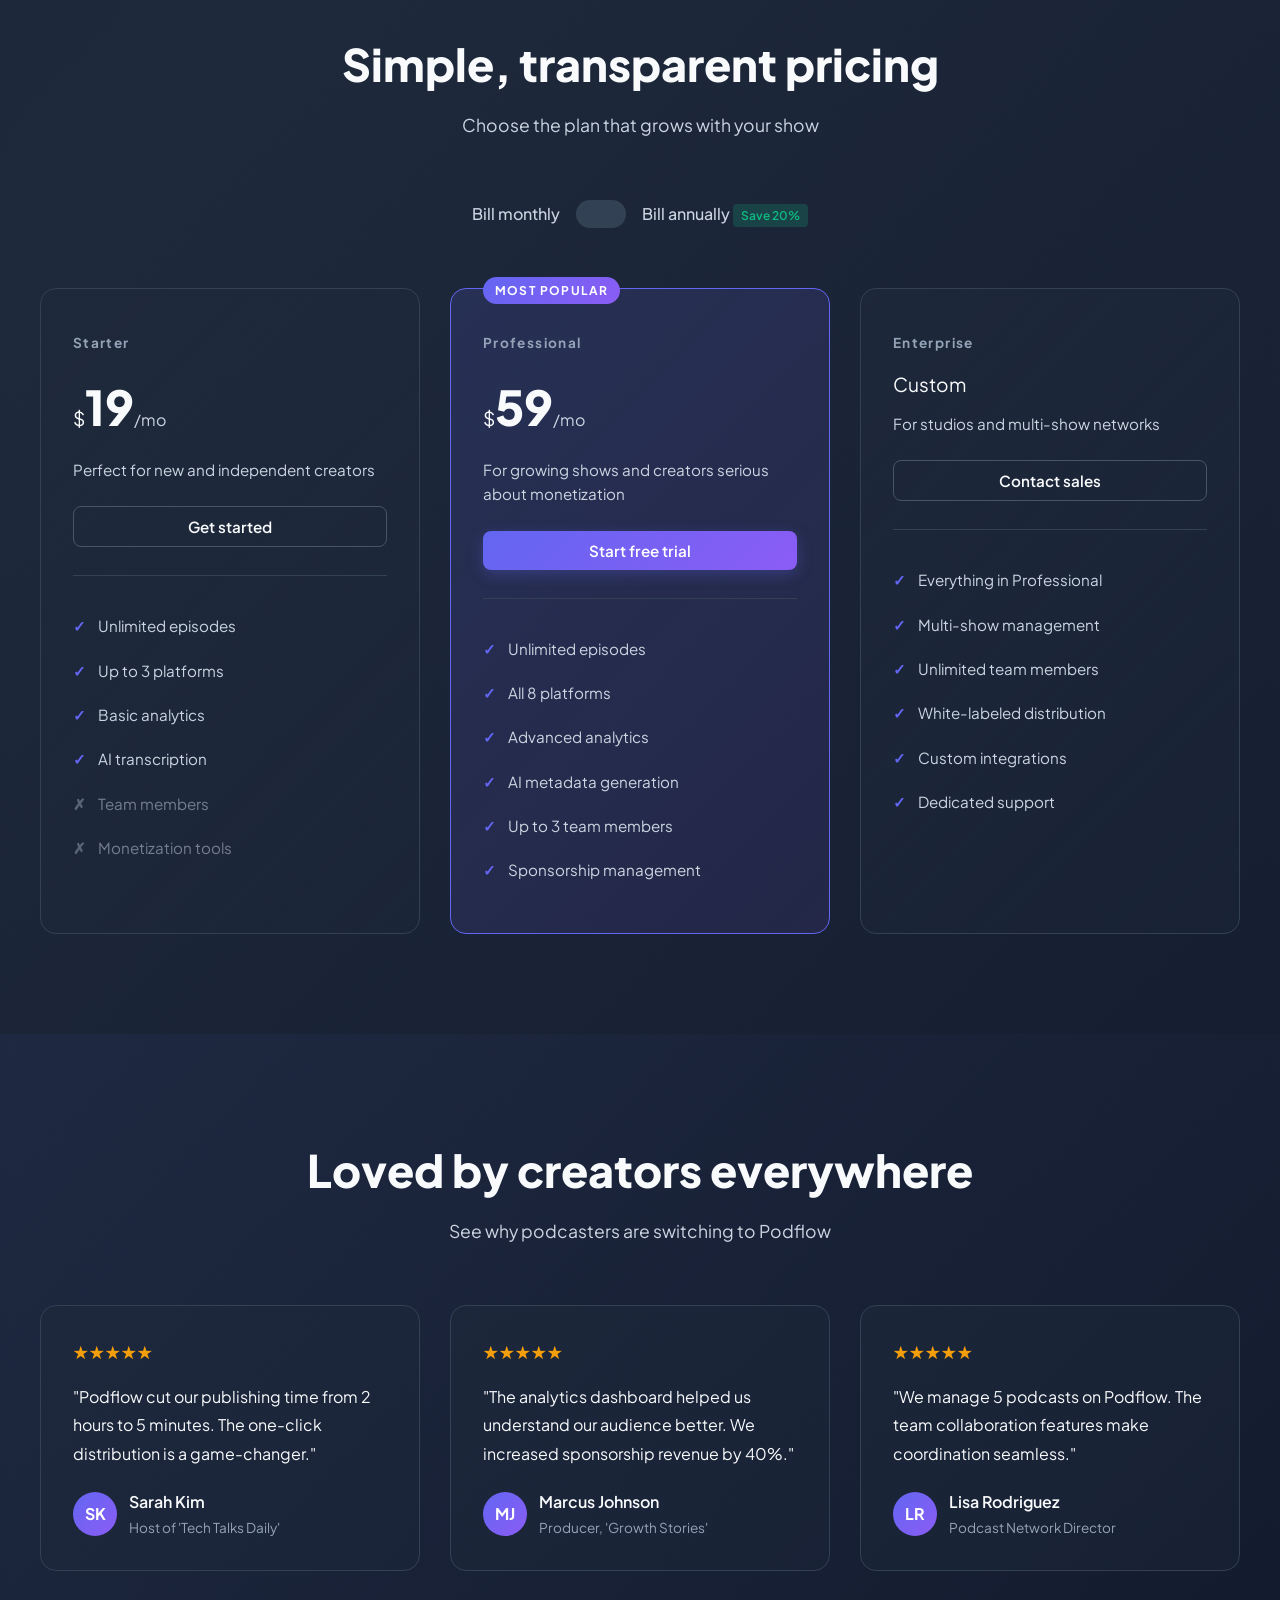
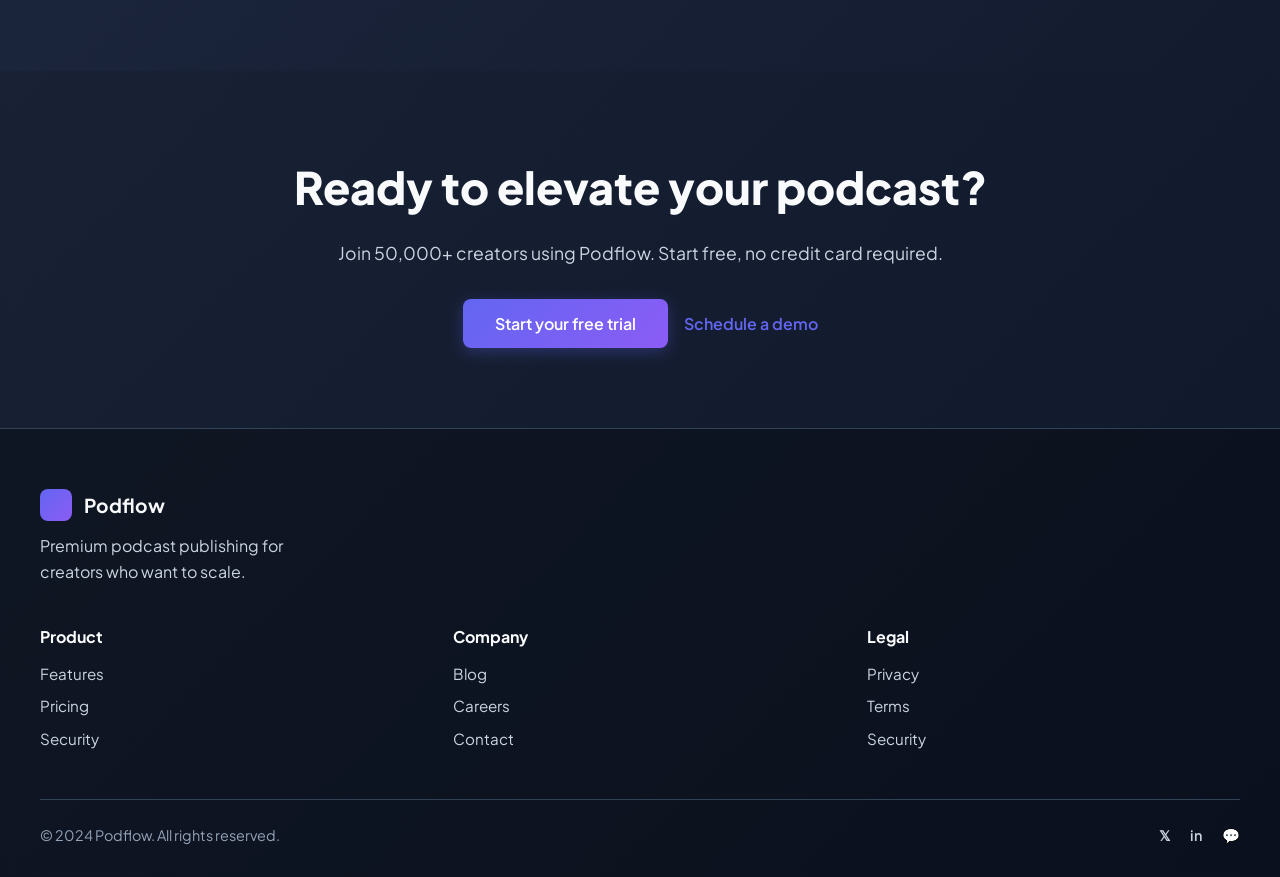
<file: premium.html>
<!DOCTYPE html>
<html lang="en">
  <head>
    <meta charset="UTF-8" />
    <meta name="viewport" content="width=device-width, initial-scale=1.0" />
    <title>Podflow — Premium Podcast Publishing Platform</title>
    <meta
      name="description"
      content="Enterprise-grade podcast publishing with AI-powered distribution, analytics, and monetization tools."
    />
    <link rel="preconnect" href="https://fonts.googleapis.com" />
    <link rel="preconnect" href="https://fonts.gstatic.com" crossorigin />
    <link
      href="https://fonts.googleapis.com/css2?family=Plus+Jakarta+Sans:wght@400;500;600;700;800&family=JetBrains+Mono:wght@400;500&display=swap"
      rel="stylesheet"
    />
    <link rel="stylesheet" href="premium-styles.css" />
  </head>
  <body>
    <!-- Navigation -->
    <header class="navbar">
      <div class="navbar-container">
        <div class="navbar-brand">
          <div class="logo-mark"></div>
          <span class="logo-text">Podflow</span>
        </div>

        <nav class="navbar-nav">
          <a href="#features" class="nav-link">Features</a>
          <a href="#analytics" class="nav-link">Analytics</a>
          <a href="#pricing" class="nav-link">Pricing</a>
          <a href="#" class="nav-link">Enterprise</a>
        </nav>

        <div class="navbar-actions">
          <button class="btn-text">Sign in</button>
          <button class="btn-primary">Start free trial</button>
        </div>
      </div>
    </header>

    <main>
      <!-- Hero Section -->
      <section class="hero-section">
        <div class="hero-container">
          <div class="hero-content">
            <div class="badge">✨ Trusted by 50K+ creators worldwide</div>
            <h1 class="hero-title">
              The premium platform for<br /><span class="gradient-text">podcast creators</span>
            </h1>
            <p class="hero-subtitle">
              Publish to all major platforms simultaneously. Get real-time analytics. Earn more with
              integrated monetization. All from one beautiful dashboard.
            </p>
            <div class="hero-actions">
              <button class="btn-primary btn-lg">Get started free</button>
              <button class="btn-secondary btn-lg">Watch demo</button>
            </div>
            <div class="trust-metrics">
              <div class="metric">
                <div class="metric-value">99.9%</div>
                <div class="metric-label">Uptime SLA</div>
              </div>
              <div class="metric">
                <div class="metric-value">2B+</div>
                <div class="metric-label">Downloads/month</div>
              </div>
              <div class="metric">
                <div class="metric-value">24/7</div>
                <div class="metric-label">Support</div>
              </div>
            </div>
          </div>

          <div class="hero-visual">
            <div class="dashboard-preview">
              <div class="preview-header">
                <div class="preview-dots">
                  <span></span><span></span><span></span>
                </div>
                <span class="preview-title">Dashboard</span>
              </div>
              <div class="preview-content">
                <div class="chart-container">
                  <div class="chart-bars">
                    <div class="bar" style="height: 40%"></div>
                    <div class="bar" style="height: 65%"></div>
                    <div class="bar" style="height: 55%"></div>
                    <div class="bar" style="height: 80%"></div>
                    <div class="bar" style="height: 70%"></div>
                    <div class="bar" style="height: 90%"></div>
                  </div>
                </div>
                <div class="preview-stats">
                  <div class="stat-card">
                    <span class="stat-icon">▶</span>
                    <div>
                      <div class="stat-number">428.5K</div>
                      <div class="stat-title">Total Plays</div>
                    </div>
                  </div>
                  <div class="stat-card">
                    <span class="stat-icon">⬆</span>
                    <div>
                      <div class="stat-number">+24%</div>
                      <div class="stat-title">This month</div>
                    </div>
                  </div>
                </div>
              </div>
            </div>

            <div class="floating-card card-1">
              <div class="card-icon">🎧</div>
              <div class="card-content">
                <div class="card-title">Episode Ready</div>
                <div class="card-subtitle">8 platforms</div>
              </div>
            </div>

            <div class="floating-card card-2">
              <div class="card-icon">📊</div>
              <div class="card-content">
                <div class="card-title">Real-time Analytics</div>
                <div class="card-subtitle">Live updates</div>
              </div>
            </div>
          </div>
        </div>
      </section>

      <!-- Integration Platforms -->
      <section class="platforms-section">
        <div class="platforms-container">
          <h3 class="platforms-title">Distribute to every major platform</h3>
          <div class="platforms-grid">
            <div class="platform-item">
              <span class="platform-logo">Sp</span>
              <span>Spotify</span>
            </div>
            <div class="platform-item">
              <span class="platform-logo">🍎</span>
              <span>Apple Podcasts</span>
            </div>
            <div class="platform-item">
              <span class="platform-logo">▶</span>
              <span>YouTube Music</span>
            </div>
            <div class="platform-item">
              <span class="platform-logo">🔊</span>
              <span>Amazon Music</span>
            </div>
            <div class="platform-item">
              <span class="platform-logo">♥</span>
              <span>iHeartRadio</span>
            </div>
            <div class="platform-item">
              <span class="platform-logo">▦</span>
              <span>Podcast Index</span>
            </div>
            <div class="platform-item">
              <span class="platform-logo">◉</span>
              <span>Deezer</span>
            </div>
            <div class="platform-item">
              <span class="platform-logo">🎙</span>
              <span>Custom RSS</span>
            </div>
          </div>
        </div>
      </section>

      <!-- Features Section -->
      <section id="features" class="features-section">
        <div class="features-container">
          <div class="section-header">
            <h2>Everything creators need to succeed</h2>
            <p>Powerful features designed for modern podcasters</p>
          </div>

          <div class="features-grid">
            <div class="feature-card">
              <div class="feature-icon">🎙️</div>
              <h3>AI-Enhanced Recording</h3>
              <p>Studio-quality audio with automatic noise reduction, transcription, and multi-track recording capabilities.</p>
              <a href="#" class="learn-more">Learn more →</a>
            </div>

            <div class="feature-card">
              <div class="feature-icon">⚡</div>
              <h3>One-Click Publishing</h3>
              <p>Publish your episode to all platforms simultaneously. Platform-specific optimization happens automatically.</p>
              <a href="#" class="learn-more">Learn more →</a>
            </div>

            <div class="feature-card">
              <div class="feature-icon">🤖</div>
              <h3>AI-Powered Metadata</h3>
              <p>Automatic title generation, description writing, and artwork optimization tailored for each platform.</p>
              <a href="#" class="learn-more">Learn more →</a>
            </div>

            <div class="feature-card">
              <div class="feature-icon">📈</div>
              <h3>Advanced Analytics</h3>
              <p>Deep listener insights, segment analysis, top episode tracking, and audience growth predictions.</p>
              <a href="#" class="learn-more">Learn more →</a>
            </div>

            <div class="feature-card">
              <div class="feature-icon">💰</div>
              <h3>Monetization Suite</h3>
              <p>Built-in sponsorship management, listener support, premium episodes, and affiliate marketing tools.</p>
              <a href="#" class="learn-more">Learn more →</a>
            </div>

            <div class="feature-card">
              <div class="feature-icon">👥</div>
              <h3>Team Collaboration</h3>
              <p>Invite producers, editors, and guests. Manage approvals, comments, and version control in one place.</p>
              <a href="#" class="learn-more">Learn more →</a>
            </div>
          </div>
        </div>
      </section>

      <!-- Analytics Section -->
      <section id="analytics" class="analytics-section">
        <div class="analytics-container">
          <div class="analytics-content">
            <div class="section-header">
              <h2>Understand your audience like never before</h2>
              <p>Comprehensive analytics that drive real growth decisions</p>
            </div>
            <ul class="analytics-features">
              <li><span class="check">✓</span> Real-time listener metrics across all platforms</li>
              <li><span class="check">✓</span> Detailed retention curves and drop-off analysis</li>
              <li><span class="check">✓</span> Listener geography, device, and behavior segmentation</li>
              <li><span class="check">✓</span> Predictive growth models based on your audience</li>
              <li><span class="check">✓</span> Custom reports and automated insights</li>
            </ul>
          </div>
          <div class="analytics-visual">
            <div class="analytics-chart">
              <div class="chart-header">
                <span>Episode Performance</span>
                <span class="chart-legend">Last 30 days</span>
              </div>
              <svg viewBox="0 0 400 200" class="sparkline">
                <polyline points="10,150 50,100 90,120 130,70 170,90 210,40 250,60 290,20 330,50 370,10" 
                          fill="none" stroke="url(#gradient)" stroke-width="3" stroke-linecap="round" stroke-linejoin="round"/>
                <defs>
                  <linearGradient id="gradient" x1="0%" y1="0%" x2="100%" y2="0%">
                    <stop offset="0%" style="stop-color:#6366f1;stop-opacity:1" />
                    <stop offset="100%" style="stop-color:#a78bfa;stop-opacity:1" />
                  </linearGradient>
                </defs>
              </svg>
            </div>
            <div class="metrics-breakdown">
              <div class="metric-item">
                <span class="metric-dot spotify"></span>
                <div>
                  <div class="metric-name">Spotify</div>
                  <div class="metric-value">156.2K</div>
                </div>
              </div>
              <div class="metric-item">
                <span class="metric-dot apple"></span>
                <div>
                  <div class="metric-name">Apple Podcasts</div>
                  <div class="metric-value">98.5K</div>
                </div>
              </div>
              <div class="metric-item">
                <span class="metric-dot youtube"></span>
                <div>
                  <div class="metric-name">YouTube Music</div>
                  <div class="metric-value">76.3K</div>
                </div>
              </div>
            </div>
          </div>
        </div>
      </section>

      <!-- Pricing Section -->
      <section id="pricing" class="pricing-section">
        <div class="pricing-container">
          <div class="section-header">
            <h2>Simple, transparent pricing</h2>
            <p>Choose the plan that grows with your show</p>
          </div>

          <div class="pricing-toggle">
            <span class="toggle-label">Bill monthly</span>
            <button class="toggle-switch" id="billingToggle"></button>
            <span class="toggle-label">Bill annually <span class="save-badge">Save 20%</span></span>
          </div>

          <div class="pricing-grid">
            <div class="price-card">
              <div class="price-tag">Starter</div>
              <div class="price">
                <span class="currency">$</span><span class="amount">19</span><span class="period">/mo</span>
              </div>
              <p class="price-description">Perfect for new and independent creators</p>
              <button class="btn-secondary btn-block">Get started</button>
              <ul class="price-features">
                <li><span>✓</span> Unlimited episodes</li>
                <li><span>✓</span> Up to 3 platforms</li>
                <li><span>✓</span> Basic analytics</li>
                <li><span>✓</span> AI transcription</li>
                <li class="disabled"><span>✗</span> Team members</li>
                <li class="disabled"><span>✗</span> Monetization tools</li>
              </ul>
            </div>

            <div class="price-card featured">
              <div class="price-badge">MOST POPULAR</div>
              <div class="price-tag">Professional</div>
              <div class="price">
                <span class="currency">$</span><span class="amount">59</span><span class="period">/mo</span>
              </div>
              <p class="price-description">For growing shows and creators serious about monetization</p>
              <button class="btn-primary btn-block">Start free trial</button>
              <ul class="price-features">
                <li><span>✓</span> Unlimited episodes</li>
                <li><span>✓</span> All 8 platforms</li>
                <li><span>✓</span> Advanced analytics</li>
                <li><span>✓</span> AI metadata generation</li>
                <li><span>✓</span> Up to 3 team members</li>
                <li><span>✓</span> Sponsorship management</li>
              </ul>
            </div>

            <div class="price-card">
              <div class="price-tag">Enterprise</div>
              <div class="price">
                <span class="currency">Custom</span>
              </div>
              <p class="price-description">For studios and multi-show networks</p>
              <button class="btn-secondary btn-block">Contact sales</button>
              <ul class="price-features">
                <li><span>✓</span> Everything in Professional</li>
                <li><span>✓</span> Multi-show management</li>
                <li><span>✓</span> Unlimited team members</li>
                <li><span>✓</span> White-labeled distribution</li>
                <li><span>✓</span> Custom integrations</li>
                <li><span>✓</span> Dedicated support</li>
              </ul>
            </div>
          </div>
        </div>
      </section>

      <!-- Testimonials Section -->
      <section class="testimonials-section">
        <div class="testimonials-container">
          <div class="section-header">
            <h2>Loved by creators everywhere</h2>
            <p>See why podcasters are switching to Podflow</p>
          </div>

          <div class="testimonials-grid">
            <div class="testimonial-card">
              <div class="testimonial-stars">★★★★★</div>
              <p class="testimonial-text">
                "Podflow cut our publishing time from 2 hours to 5 minutes. The one-click distribution is a game-changer."
              </p>
              <div class="testimonial-author">
                <div class="author-avatar">SK</div>
                <div>
                  <div class="author-name">Sarah Kim</div>
                  <div class="author-title">Host of 'Tech Talks Daily'</div>
                </div>
              </div>
            </div>

            <div class="testimonial-card">
              <div class="testimonial-stars">★★★★★</div>
              <p class="testimonial-text">
                "The analytics dashboard helped us understand our audience better. We increased sponsorship revenue by 40%."
              </p>
              <div class="testimonial-author">
                <div class="author-avatar">MJ</div>
                <div>
                  <div class="author-name">Marcus Johnson</div>
                  <div class="author-title">Producer, 'Growth Stories'</div>
                </div>
              </div>
            </div>

            <div class="testimonial-card">
              <div class="testimonial-stars">★★★★★</div>
              <p class="testimonial-text">
                "We manage 5 podcasts on Podflow. The team collaboration features make coordination seamless."
              </p>
              <div class="testimonial-author">
                <div class="author-avatar">LR</div>
                <div>
                  <div class="author-name">Lisa Rodriguez</div>
                  <div class="author-title">Podcast Network Director</div>
                </div>
              </div>
            </div>
          </div>
        </div>
      </section>

      <!-- CTA Section -->
      <section class="final-cta">
        <div class="cta-content">
          <h2>Ready to elevate your podcast?</h2>
          <p>Join 50,000+ creators using Podflow. Start free, no credit card required.</p>
          <div class="cta-actions">
            <button class="btn-primary btn-lg">Start your free trial</button>
            <a href="#" class="btn-link">Schedule a demo</a>
          </div>
        </div>
      </section>
    </main>

    <!-- Footer -->
    <footer class="footer">
      <div class="footer-container">
        <div class="footer-section">
          <div class="footer-brand">
            <div class="logo-mark"></div>
            <span>Podflow</span>
          </div>
          <p>Premium podcast publishing for creators who want to scale.</p>
        </div>

        <div class="footer-links">
          <div>
            <h4>Product</h4>
            <a href="#">Features</a>
            <a href="#">Pricing</a>
            <a href="#">Security</a>
          </div>
          <div>
            <h4>Company</h4>
            <a href="#">Blog</a>
            <a href="#">Careers</a>
            <a href="#">Contact</a>
          </div>
          <div>
            <h4>Legal</h4>
            <a href="#">Privacy</a>
            <a href="#">Terms</a>
            <a href="#">Security</a>
          </div>
        </div>

        <div class="footer-bottom">
          <p>&copy; 2024 Podflow. All rights reserved.</p>
          <div class="social-links">
            <a href="#" aria-label="Twitter">𝕏</a>
            <a href="#" aria-label="LinkedIn">in</a>
            <a href="#" aria-label="Discord">💬</a>
          </div>
        </div>
      </div>
    </footer>

    <script src="premium-script.js"></script>
  </body>
</html>
</file>
<file: styles.css>
:root {
  --bg: #0d1020;
  --bg-soft: #121a2b;
  --panel: rgba(17, 24, 39, 0.82);
  --panel-strong: #171d2d;
  --card: #1a2235;
  --card-2: #0f172a;
  --text: #edf2ff;
  --muted: #a7b1d8;
  --line: rgba(255, 255, 255, 0.08);
  --primary: #8b5cf6;
  --primary-2: #7c3aed;
  --accent: #2dd4bf;
  --accent-2: #34d399;
  --warning: #fbbf24;
  --danger: #fb7185;
  --shadow: 0 20px 60px rgba(12, 17, 31, 0.45);
}

* {
  box-sizing: border-box;
}

html {
  scroll-behavior: smooth;
}

body {
  margin: 0;
  font-family: "Inter", sans-serif;
  background: radial-gradient(circle at top, rgba(139, 92, 246, 0.18), transparent 33%),
    linear-gradient(180deg, #0a0f1d 0%, #0d1423 100%);
  color: var(--text);
  line-height: 1.6;
}

img {
  max-width: 100%;
  display: block;
}

a {
  color: inherit;
  text-decoration: none;
}

button {
  font: inherit;
}

.container {
  width: min(1180px, calc(100% - 40px));
  margin: 0 auto;
}

.topbar {
  position: sticky;
  top: 0;
  z-index: 50;
  backdrop-filter: blur(18px);
  background: rgba(9, 13, 24, 0.55);
  border-bottom: 1px solid var(--line);
}

.nav {
  display: flex;
  align-items: center;
  justify-content: space-between;
  min-height: 80px;
  gap: 20px;
}

.brand {
  display: inline-flex;
  align-items: center;
  gap: 10px;
  font-size: 1.1rem;
  font-weight: 700;
  letter-spacing: -0.03em;
}

.brand-mark {
  display: grid;
  place-items: center;
  width: 32px;
  height: 32px;
  border-radius: 12px;
  background: linear-gradient(135deg, var(--primary), var(--accent));
  color: #fff;
  box-shadow: 0 12px 32px rgba(124, 58, 237, 0.4);
}

.nav-links,
.nav-actions,
.footer-links {
  display: flex;
  align-items: center;
  gap: 24px;
}

.nav-links a,
.footer-links a,
.link-button {
  color: var(--muted);
  transition: color 0.2s ease;
}

.nav-links a:hover,
.footer-links a:hover,
.link-button:hover {
  color: var(--text);
}

.primary-button,
.secondary-button {
  display: inline-flex;
  align-items: center;
  justify-content: center;
  min-height: 48px;
  padding: 0 22px;
  border-radius: 14px;
  font-weight: 700;
  transition: transform 0.2s ease, box-shadow 0.2s ease, border-color 0.2s ease;
}

.primary-button {
  background: linear-gradient(135deg, var(--primary), var(--primary-2));
  color: white;
  box-shadow: 0 16px 36px rgba(124, 58, 237, 0.34);
}

.secondary-button {
  border: 1px solid rgba(255, 255, 255, 0.14);
  background: rgba(255, 255, 255, 0.02);
  color: var(--text);
}

.primary-button:hover,
.secondary-button:hover {
  transform: translateY(-1px);
}

.hero {
  padding: 72px 0 40px;
}

.hero-grid {
  display: grid;
  grid-template-columns: 1.05fr 0.95fr;
  align-items: center;
  gap: 60px;
}

.eyebrow {
  display: inline-flex;
  align-items: center;
  margin-bottom: 18px;
  padding: 7px 12px;
  border: 1px solid rgba(223, 219, 255, 0.12);
  border-radius: 999px;
  background: rgba(139, 92, 246, 0.08);
  color: #d7ccff;
  font-size: 0.8rem;
  font-weight: 600;
  letter-spacing: 0.06em;
  text-transform: uppercase;
}

.eyebrow.light {
  background: rgba(255, 255, 255, 0.08);
  color: rgba(255,255,255,0.82);
}

.hero-copy h1,
.section-heading h2,
.cta-box h2 {
  margin: 0;
  font-weight: 800;
  letter-spacing: -0.06em;
  line-height: 1.05;
}

.hero-copy h1 {
  font-size: clamp(3rem, 5vw, 5rem);
  max-width: 600px;
}

.hero-copy p {
  margin: 20px 0 0;
  max-width: 620px;
  color: var(--muted);
  font-size: 1.08rem;
}

.hero-actions {
  display: flex;
  flex-wrap: wrap;
  gap: 16px;
  margin-top: 28px;
}

.social-proof {
  display: flex;
  flex-wrap: wrap;
  gap: 30px;
  margin-top: 36px;
}

.social-proof div {
  display: flex;
  flex-direction: column;
  gap: 2px;
}

.social-proof strong {
  font-size: 1.3rem;
  letter-spacing: -0.04em;
}

.social-proof span {
  color: var(--muted);
  font-size: 0.82rem;
}

.hero-visual {
  position: relative;
  display: flex;
  align-items: center;
  justify-content: center;
  min-height: 560px;
}

.dashboard-card {
  position: relative;
  width: min(540px, 100%);
  border: 1px solid var(--line);
  border-radius: 26px;
  background: linear-gradient(180deg, rgba(17, 24, 39, 0.9), rgba(10,15,24,0.96));
  box-shadow: var(--shadow);
}

.main-panel {
  padding: 16px 18px 18px;
}

.panel-header {
  display: flex;
  gap: 8px;
  padding-bottom: 14px;
}

.dot {
  display: inline-block;
  width: 11px;
  height: 11px;
  border-radius: 50%;
}

.dot.red { background: #fb7185; }
.dot.amber { background: #fbbf24; }
.dot.green { background: #34d399; }

.episode-card {
  padding: 26px 22px 22px;
  border-radius: 20px;
  background: linear-gradient(135deg, rgba(124,58,237,0.18), rgba(45,212,191,0.12));
  border: 1px solid rgba(255,255,255,0.06);
}

.episode-meta {
  display: flex;
  justify-content: space-between;
  align-items: center;
  gap: 16px;
}

.tag {
  display: inline-flex;
  align-items: center;
  padding: 6px 10px;
  border-radius: 999px;
  background: rgba(255,255,255,0.06);
  font-size: 0.75rem;
  color: #ddd7ff;
}

.status.live {
  color: #cdf5d6;
  font-size: 0.76rem;
  letter-spacing: 0.02em;
}

.episode-card h3 {
  margin: 18px 0 20px;
  font-size: clamp(1.6rem, 2vw, 2.2rem);
  letter-spacing: -0.05em;
  line-height: 1.1;
}

.wave-bars {
  display: flex;
  align-items: end;
  gap: 7px;
  height: 68px;
  padding: 0 4px;
}

.wave-bars span {
  flex: 1;
  border-radius: 10px 10px 0 0;
  background: linear-gradient(180deg, rgba(45,212,191,1), rgba(139,92,246,0.9));
  animation: beat 1.6s ease-in-out infinite alternate;
}

.wave-bars span:nth-child(2n) { animation-delay: 0.1s; }
.wave-bars span:nth-child(3n) { animation-delay: 0.2s; }
.wave-bars span:nth-child(4n) { animation-delay: 0.3s; }

@keyframes beat {
  0% { height: 20%; opacity: 0.5; }
  100% { height: 100%; opacity: 1; }
}

.mini-grid {
  display: grid;
  grid-template-columns: repeat(2, minmax(0, 1fr));
  gap: 18px;
  margin-top: 18px;
}

.mini-box {
  padding: 18px 16px;
  border-radius: 18px;
  background: rgba(255,255,255,0.03);
  border: 1px solid rgba(255,255,255,0.06);
}

.mini-box .label {
  display: block;
  color: var(--muted);
  font-size: 0.74rem;
  margin-bottom: 8px;
}

.mini-box strong {
  display: block;
  font-size: 2rem;
  letter-spacing: -0.05em;
}

.mini-box small {
  color: var(--accent);
  font-weight: 600;
}

.mini-box.highlight {
  background: linear-gradient(135deg, rgba(45,212,191,0.13), rgba(124,58,237,0.14));
}

.floating-badge {
  position: absolute;
  display: flex;
  align-items: center;
  gap: 12px;
  padding: 12px 16px;
  border-radius: 18px;
  border: 1px solid var(--line);
  background: rgba(12, 18, 31, 0.8);
  box-shadow: var(--shadow);
}

.small-icon {
  display: grid;
  place-items: center;
  width: 40px;
  height: 40px;
  border-radius: 12px;
  background: rgba(139,92,246,0.16);
}

.floating-badge strong {
  display: block;
  margin-bottom: 2px;
  font-size: 0.92rem;
}

.floating-badge small {
  color: var(--muted);
  font-size: 0.74rem;
}

.badge-one {
  left: -10px;
  bottom: 80px;
}

.badge-two {
  right: -10px;
  top: 90px;
}

.brands {
  padding: 22px 0 0;
}

.brands-row {
  display: grid;
  grid-template-columns: repeat(5, minmax(0, 1fr));
  gap: 18px;
  align-items: center;
  padding: 30px 0 8px;
  border-top: 1px solid var(--line);
  color: rgba(255,255,255,0.65);
  font-weight: 600;
  text-align: center;
}

.section {
  padding: 110px 0;
}

.alt-bg {
  background: rgba(255,255,255,0.015);
}

.section-heading {
  margin-bottom: 42px;
  text-align: center;
}

.section-heading.left {
  text-align: left;
  margin-bottom: 28px;
}

.section-heading h2,
.cta-box h2 {
  font-size: clamp(2.2rem, 4vw, 3.4rem);
}

.feature-grid {
  display: grid;
  grid-template-columns: repeat(3, minmax(0, 1fr));
  gap: 24px;
}

.feature-card {
  padding: 28px 24px;
  border-radius: 24px;
  background: rgba(17, 24, 39, 0.72);
  border: 1px solid var(--line);
  box-shadow: inset 0 1px 0 rgba(255,255,255,0.03);
}

.icon {
  display: grid;
  place-items: center;
  width: 52px;
  height: 52px;
  border-radius: 16px;
  margin-bottom: 20px;
  background: linear-gradient(135deg, rgba(139,92,246,0.14), rgba(45,212,191,0.16));
  font-size: 1.5rem;
}

.feature-card h3 {
  margin: 0 0 12px;
  font-size: 1.35rem;
  letter-spacing: -0.04em;
}

.feature-card p,
.step-box p,
.platform-copy p,
.price-card p,
.testimonial,
.site-footer p {
  margin: 0;
  color: var(--muted);
}

.workflow {
  display: block;
}

.steps {
  display: grid;
  grid-template-columns: repeat(3, minmax(0, 1fr));
  gap: 24px;
  margin-top: 28px;
}

.step-box {
  padding: 28px 24px;
  border-radius: 22px;
  background: rgba(15, 20, 32, 0.7);
  border: 1px solid var(--line);
}

.step-number {
  display: inline-flex;
  margin-bottom: 18px;
  color: #d9d1ff;
  font-size: 0.78rem;
  font-weight: 700;
  letter-spacing: 0.08em;
}

.step-box h3 {
  margin: 0 0 12px;
  font-size: 1.5rem;
}

.platform-wrap {
  display: grid;
  grid-template-columns: 1fr 1fr;
  gap: 40px;
  align-items: center;
}

.platform-copy h2 {
  margin: 0;
  font-size: clamp(2.1rem, 4vw, 3.2rem);
  letter-spacing: -0.05em;
  line-height: 1.08;
}

.check-list {
  list-style: none;
  margin: 24px 0 0;
  padding: 0;
  display: grid;
  grid-template-columns: repeat(2, minmax(0, 1fr));
  gap: 14px 22px;
  color: var(--text);
  font-weight: 600;
}

.check-list li::before {
  content: "✓";
  margin-right: 10px;
  color: var(--accent);
}

.platform-visual {
  display: flex;
  align-items: center;
  justify-content: center;
  min-height: 420px;
}

.platform-stack {
  position: relative;
  width: min(420px, 100%);
  height: 320px;
  border-radius: 30px;
  background: radial-gradient(circle at top, rgba(124,58,237,0.22), transparent 50%),
    linear-gradient(180deg, rgba(17,25,39,0.9), rgba(10,16,27,0.96));
  border: 1px solid var(--line);
  box-shadow: var(--shadow);
}

.platform-pill {
  position: absolute;
  display: grid;
  place-items: center;
  min-width: 130px;
  padding: 20px 18px;
  border-radius: 18px;
  font-weight: 700;
  border: 1px solid rgba(255,255,255,0.08);
}

.platform-pill.spotify { top: 36px; left: 50%; transform: translateX(-50%); background: rgba(30,215,96,0.12); }
.platform-pill.apple { top: 118px; left: 28px; background: rgba(255,255,255,0.06); }
.platform-pill.youtube { top: 118px; right: 28px; background: rgba(255,0,0,0.08); }
.platform-pill.amazon { bottom: 48px; left: 50%; transform: translateX(-50%); background: rgba(255,153,0,0.12); }
.platform-pill.rss { bottom: 108px; right: 90px; background: rgba(255,255,255,0.04); }

.pricing-grid {
  display: grid;
  grid-template-columns: repeat(3, minmax(0, 1fr));
  gap: 22px;
}

.price-card {
  padding: 28px 24px;
  border-radius: 24px;
  background: rgba(17, 24, 39, 0.72);
  border: 1px solid var(--line);
}

.price-card.featured {
  background: linear-gradient(180deg, rgba(124, 58, 237, 0.12), rgba(17, 24, 39, 0.86));
  border-color: rgba(139, 92, 246, 0.4);
  transform: translateY(-6px);
}

.plan {
  display: inline-block;
  color: #d7ccff;
  font-weight: 700;
  letter-spacing: 0.02em;
}

.price-card h3 {
  margin: 16px 0;
  font-size: 2.6rem;
  letter-spacing: -0.06em;
}

.price-card h3 span {
  font-size: 0.95rem;
  color: var(--muted);
}

.price-card ul {
  list-style: none;
  margin: 22px 0 26px;
  padding: 0;
  display: grid;
  gap: 14px;
  color: var(--text);
}

.price-card ul li::before {
  content: "•";
  margin-right: 10px;
  color: var(--accent);
}

.wide {
  width: 100%;
}

.testimonial-grid {
  display: grid;
  grid-template-columns: repeat(3, minmax(0, 1fr));
  gap: 22px;
}

.testimonial {
  padding: 28px 24px;
  border-radius: 22px;
  background: rgba(16, 22, 35, 0.8);
  border: 1px solid var(--line);
  font-size: 1.04rem;
  line-height: 1.8;
}

.testimonial footer {
  margin-top: 18px;
  display: flex;
  flex-direction: column;
  gap: 3px;
}

.testimonial footer strong {
  color: var(--text);
}

.testimonial footer span {
  color: var(--muted);
  font-size: 0.8rem;
}

.cta-band {
  padding: 50px 0 100px;
}

.cta-box {
  display: flex;
  align-items: center;
  justify-content: space-between;
  gap: 20px;
  padding: 34px 36px;
  border-radius: 26px;
  background: linear-gradient(135deg, rgba(124,58,237,0.26), rgba(45,212,191,0.18));
  border: 1px solid rgba(255,255,255,0.08);
  box-shadow: var(--shadow);
}

.dark-button {
  background: #fff;
  color: #171d2d;
  box-shadow: none;
}

.site-footer {
  padding: 0 0 30px;
  border-top: 1px solid var(--line);
  background: rgba(7, 10, 20, 0.55);
}

.footer-content {
  display: flex;
  justify-content: space-between;
  gap: 30px;
  padding: 34px 0 22px;
}

.footer-brand {
  margin-bottom: 10px;
}

.bottom-bar {
  padding-top: 16px;
  border-top: 1px solid var(--line);
  color: var(--muted);
  font-size: 0.92rem;
}

@media (max-width: 980px) {
  .hero-grid,
  .platform-wrap,
  .feature-grid,
  .pricing-grid,
  .testimonial-grid,
  .steps {
    grid-template-columns: 1fr 1fr;
  }

  .nav-links {
    display: none;
  }

  .hero-grid,
  .platform-wrap {
    grid-template-columns: 1fr;
  }

  .brands-row {
    grid-template-columns: repeat(2, minmax(0, 1fr));
  }
}

@media (max-width: 640px) {
  .hero {
    padding-top: 40px;
  }

  .feature-grid,
  .pricing-grid,
  .testimonial-grid,
  .steps,
  .brands-row,
  .check-list {
    grid-template-columns: 1fr;
  }

  .nav-actions {
    display: none;
  }

  .social-proof {
    gap: 18px;
  }

  .cta-box,
  .footer-content {
    flex-direction: column;
    align-items: flex-start;
  }

  .floating-badge {
    position: static;
    margin-top: 16px;
  }

  .hero-visual {
    display: block;
    min-height: auto;
  }

  .dashboard-card {
    width: 100%;
  }

  .platform-stack {
    height: 260px;
  }
}
</file>
<file: dashboard-styles.css>
:root {
  --primary: #6366f1;
  --primary-dark: #4f46e5;
  --primary-light: #818cf8;
  --secondary: #8b5cf6;
  --accent: #06b6d4;
  --success: #10b981;
  --danger: #ef4444;
  --warning: #f59e0b;
  
  --bg: #0f172a;
  --bg-secondary: #1e293b;
  --bg-tertiary: #334155;
  --surface: #1e293b;
  --surface-light: #334155;
  --surface-hover: #475569;
  
  --text: #f8fafc;
  --text-secondary: #cbd5e1;
  --text-tertiary: #94a3b8;
  
  --border: #334155;
  --border-light: #475569;
  
  --shadow-sm: 0 1px 2px 0 rgba(0, 0, 0, 0.05);
  --shadow-md: 0 4px 6px -1px rgba(0, 0, 0, 0.1);
  --shadow-lg: 0 10px 15px -3px rgba(0, 0, 0, 0.2);
}

* {
  margin: 0;
  padding: 0;
  box-sizing: border-box;
}

html {
  scroll-behavior: smooth;
}

body {
  font-family: 'Plus Jakarta Sans', sans-serif;
  background: var(--bg);
  color: var(--text);
  line-height: 1.6;
  display: flex;
}

/* Sidebar */
.sidebar {
  width: 280px;
  background: linear-gradient(135deg, #0d142b 0%, #162649 100%);
  border-right: 1px solid var(--border);
  padding: 24px 0;
  height: 100vh;
  position: fixed;
  left: 0;
  top: 0;
  overflow-y: auto;
  display: flex;
  flex-direction: column;
}

.sidebar-header {
  padding: 0 20px 32px;
  border-bottom: 1px solid var(--border-light);
}

.sidebar-brand {
  display: flex;
  align-items: center;
  gap: 12px;
  font-weight: 700;
  font-size: 1.2rem;
}

.logo-mark {
  width: 32px;
  height: 32px;
  border-radius: 8px;
  background: linear-gradient(135deg, var(--primary) 0%, var(--secondary) 100%);
}

.sidebar-nav {
  flex: 1;
  padding: 20px 12px 0;
}

.nav-item {
  display: flex;
  align-items: center;
  gap: 12px;
  padding: 12px 16px;
  color: var(--text-secondary);
  text-decoration: none;
  border-radius: 10px;
  transition: all 0.2s;
  font-weight: 500;
  cursor: pointer;
  border: none;
  background: none;
  font-size: 0.95rem;
  width: 100%;
  text-align: left;
}

.nav-item:hover {
  background: rgba(99, 102, 241, 0.1);
  color: var(--text);
}

.nav-item.active {
  background: linear-gradient(135deg, rgba(99, 102, 241, 0.2), rgba(139, 92, 246, 0.1));
  color: var(--primary);
  border-left: 3px solid var(--primary);
  padding-left: 13px;
}

.nav-icon {
  font-size: 1.3rem;
}

.sidebar-footer {
  padding: 20px 12px;
  border-top: 1px solid var(--border-light);
}

.nav-item.settings,
.nav-item.upgrade {
  margin-top: 8px;
}

.nav-item.upgrade {
  background: linear-gradient(135deg, rgba(99, 102, 241, 0.2), rgba(139, 92, 246, 0.15));
  color: var(--primary);
  border: 1px solid rgba(99, 102, 241, 0.3);
}

/* Main Content */
.main-content {
  margin-left: 280px;
  flex: 1;
  background: linear-gradient(135deg, #0f172a 0%, #1e293b 50%, #0f172a 100%);
}

/* Top Header */
.top-header {
  display: flex;
  justify-content: space-between;
  align-items: center;
  padding: 24px 40px;
  background: rgba(30, 41, 59, 0.5);
  border-bottom: 1px solid var(--border);
  backdrop-filter: blur(12px);
  position: sticky;
  top: 0;
  z-index: 40;
}

.page-title {
  font-size: 1.8rem;
  font-weight: 700;
}

.header-right {
  display: flex;
  align-items: center;
  gap: 20px;
}

.user-avatar {
  width: 40px;
  height: 40px;
  border-radius: 50%;
  background: linear-gradient(135deg, var(--primary), var(--secondary));
  display: flex;
  align-items: center;
  justify-content: center;
  font-weight: 700;
  color: white;
  cursor: pointer;
}

/* Pages */
.page-container {
  display: none;
  padding: 40px;
}

.page-container.active {
  display: block;
  animation: fadeIn 0.3s ease;
}

@keyframes fadeIn {
  from { opacity: 0; transform: translateY(10px); }
  to { opacity: 1; transform: translateY(0); }
}

.page-content {
  max-width: 1400px;
  margin: 0 auto;
}

.page-header {
  display: flex;
  justify-content: space-between;
  align-items: center;
  margin-bottom: 40px;
}

.page-header h1 {
  font-size: 2.2rem;
  margin-bottom: 8px;
}

.page-header p {
  color: var(--text-secondary);
}

/* Stats Grid */
.stats-grid {
  display: grid;
  grid-template-columns: repeat(auto-fit, minmax(250px, 1fr));
  gap: 24px;
  margin-bottom: 40px;
}

.stat-card {
  display: flex;
  align-items: center;
  gap: 20px;
  padding: 24px;
  background: linear-gradient(135deg, rgba(30, 41, 59, 0.6), rgba(30, 41, 59, 0.3));
  border: 1px solid var(--border);
  border-radius: 12px;
  transition: all 0.2s;
}

.stat-card:hover {
  border-color: var(--primary);
  background: linear-gradient(135deg, rgba(99, 102, 241, 0.1), rgba(139, 92, 246, 0.05));
}

.stat-icon {
  font-size: 2.5rem;
  min-width: 60px;
  text-align: center;
}

.stat-label {
  color: var(--text-tertiary);
  font-size: 0.85rem;
  font-weight: 500;
}

.stat-value {
  font-size: 1.8rem;
  font-weight: 700;
  margin: 4px 0;
}

.stat-change {
  color: var(--success);
  font-size: 0.85rem;
  font-weight: 600;
}

/* Section Card */
.section-card {
  background: linear-gradient(135deg, rgba(30, 41, 59, 0.6), rgba(30, 41, 59, 0.3));
  border: 1px solid var(--border);
  border-radius: 12px;
  padding: 28px;
  margin-bottom: 24px;
}

.section-card.full-width {
  grid-column: 1 / -1;
}

.section-header {
  display: flex;
  justify-content: space-between;
  align-items: center;
  margin-bottom: 24px;
  padding-bottom: 16px;
  border-bottom: 1px solid var(--border);
}

.section-header h2 {
  font-size: 1.5rem;
  font-weight: 700;
}

.see-all {
  color: var(--primary);
  text-decoration: none;
  font-weight: 600;
  transition: color 0.2s;
}

.see-all:hover {
  color: var(--primary-light);
}

.chart-filter {
  display: flex;
  gap: 8px;
}

.filter-btn {
  padding: 6px 12px;
  border: 1px solid var(--border-light);
  background: transparent;
  color: var(--text-secondary);
  border-radius: 6px;
  cursor: pointer;
  font-weight: 500;
  transition: all 0.2s;
  font-size: 0.85rem;
}

.filter-btn:hover {
  border-color: var(--primary);
  color: var(--text);
}

.filter-btn.active {
  background: var(--primary);
  border-color: var(--primary);
  color: white;
}

/* Table */
.episodes-table {
  overflow-x: auto;
}

.table-header,
.table-row {
  display: grid;
  grid-template-columns: 2fr 1fr 1fr 1fr auto;
  gap: 16px;
  padding: 16px;
  align-items: center;
  border-bottom: 1px solid var(--border);
}

.table-header {
  background: rgba(0, 0, 0, 0.2);
  font-weight: 600;
  color: var(--text-tertiary);
  font-size: 0.85rem;
  border-radius: 8px 8px 0 0;
}

.table-row:last-child {
  border-bottom: none;
}

.table-row:hover {
  background: rgba(99, 102, 241, 0.05);
}

.col-name,
.col-date,
.col-plays,
.col-status,
.col-action {
  display: flex;
  align-items: center;
}

.episode-title {
  font-weight: 600;
  margin-bottom: 4px;
}

.episode-subtitle {
  color: var(--text-tertiary);
  font-size: 0.85rem;
}

.badge {
  display: inline-block;
  padding: 4px 12px;
  border-radius: 4px;
  font-size: 0.75rem;
  font-weight: 600;
}

.badge.live {
  background: rgba(16, 185, 129, 0.2);
  color: #10b981;
}

.btn-icon {
  background: none;
  border: none;
  color: var(--text-secondary);
  cursor: pointer;
  font-size: 1.2rem;
  padding: 8px;
}

.btn-icon:hover {
  color: var(--text);
}

/* Chart */
.chart-container {
  height: 300px;
  margin-top: 24px;
}

.line-chart,
.area-chart {
  width: 100%;
  height: 100%;
}

/* Episodes List */
.episodes-list {
  display: flex;
  flex-direction: column;
  gap: 16px;
}

.episode-item {
  display: flex;
  align-items: center;
  gap: 20px;
  padding: 16px;
  background: rgba(0, 0, 0, 0.2);
  border-radius: 8px;
  transition: all 0.2s;
}

.episode-item:hover {
  background: rgba(99, 102, 241, 0.1);
}

.episode-thumb {
  font-size: 2rem;
  min-width: 50px;
  text-align: center;
}

.episode-details {
  flex: 1;
}

.episode-details h3 {
  margin-bottom: 4px;
  font-size: 1rem;
}

.episode-details p {
  color: var(--text-secondary);
  font-size: 0.85rem;
  margin-bottom: 8px;
}

.episode-stats {
  display: flex;
  gap: 16px;
  font-size: 0.85rem;
  color: var(--text-tertiary);
}

.episode-actions {
  display: flex;
  gap: 8px;
}

/* Filter Bar */
.filter-bar {
  display: flex;
  gap: 12px;
  margin-bottom: 24px;
}

.search-input,
.filter-select {
  padding: 10px 16px;
  background: rgba(0, 0, 0, 0.2);
  border: 1px solid var(--border);
  border-radius: 8px;
  color: var(--text);
  font-family: inherit;
}

.search-input {
  flex: 1;
}

.search-input::placeholder {
  color: var(--text-tertiary);
}

/* Forms */
.form-group {
  display: flex;
  flex-direction: column;
  gap: 20px;
}

.form-row {
  display: grid;
  grid-template-columns: 1fr 1fr;
  gap: 16px;
}

.form-field {
  display: flex;
  flex-direction: column;
  gap: 8px;
}

.form-field label {
  font-weight: 600;
  color: var(--text);
  font-size: 0.95rem;
}

.form-field input,
.form-field textarea,
.form-field select {
  padding: 12px 16px;
  background: rgba(0, 0, 0, 0.2);
  border: 1px solid var(--border);
  border-radius: 8px;
  color: var(--text);
  font-family: inherit;
  font-size: 0.95rem;
}

.form-field input:focus,
.form-field textarea:focus,
.form-field select:focus {
  outline: none;
  border-color: var(--primary);
  background: rgba(99, 102, 241, 0.1);
}

.form-field textarea {
  resize: vertical;
}

.checkbox-item {
  display: flex;
  align-items: center;
  gap: 10px;
  cursor: pointer;
  font-weight: 500;
}

.checkbox-item input {
  width: auto;
  padding: 0;
  width: 18px;
  height: 18px;
  cursor: pointer;
}

.platform-checkboxes {
  display: grid;
  grid-template-columns: repeat(2, 1fr);
  gap: 12px;
  margin-top: 8px;
}

/* Wizard */
.record-wizard {
  background: linear-gradient(135deg, rgba(30, 41, 59, 0.6), rgba(30, 41, 59, 0.3));
  border: 1px solid var(--border);
  border-radius: 12px;
  padding: 40px;
}

.wizard-step {
  display: none;
}

.wizard-step.active {
  display: block;
  animation: fadeIn 0.3s ease;
}

.step-header {
  display: flex;
  align-items: center;
  gap: 16px;
  margin-bottom: 32px;
}

.step-number {
  display: flex;
  align-items: center;
  justify-content: center;
  width: 44px;
  height: 44px;
  background: linear-gradient(135deg, var(--primary), var(--secondary));
  border-radius: 50%;
  font-weight: 700;
  color: white;
  font-size: 1.2rem;
}

.step-header h2 {
  font-size: 1.5rem;
}

.upload-area {
  border: 2px dashed var(--border-light);
  border-radius: 12px;
  padding: 60px 20px;
  text-align: center;
  cursor: pointer;
  transition: all 0.2s;
}

.upload-area:hover {
  border-color: var(--primary);
  background: rgba(99, 102, 241, 0.05);
}

.upload-icon {
  font-size: 3rem;
  margin-bottom: 16px;
}

.upload-area h3 {
  margin-bottom: 8px;
}

.upload-area p {
  color: var(--text-secondary);
  font-size: 0.9rem;
}

.file-input {
  display: none;
}

.cover-upload {
  display: flex;
  flex-direction: column;
  align-items: center;
  gap: 24px;
}

.cover-preview {
  width: 200px;
  height: 200px;
  border-radius: 12px;
  background: rgba(0, 0, 0, 0.3);
  border: 2px dashed var(--border-light);
  display: flex;
  align-items: center;
  justify-content: center;
}

.placeholder-cover {
  font-size: 4rem;
}

.wizard-actions {
  display: flex;
  gap: 12px;
  margin-top: 32px;
  justify-content: flex-end;
}

/* Buttons */
.btn-primary,
.btn-secondary {
  border: none;
  border-radius: 8px;
  font-weight: 600;
  font-size: 0.95rem;
  cursor: pointer;
  transition: all 0.2s ease;
  font-family: inherit;
  padding: 10px 24px;
}

.btn-primary {
  background: linear-gradient(135deg, var(--primary), var(--secondary));
  color: white;
  box-shadow: 0 4px 15px rgba(99, 102, 241, 0.3);
}

.btn-primary:hover {
  transform: translateY(-2px);
}

.btn-secondary {
  background: transparent;
  color: var(--text);
  border: 1.5px solid var(--border-light);
}

.btn-secondary:hover {
  background: rgba(99, 102, 241, 0.1);
  border-color: var(--primary);
}

.btn-sm {
  padding: 8px 16px;
  font-size: 0.85rem;
}

.btn-block {
  width: 100%;
}

/* Analytics Grid */
.analytics-grid {
  display: grid;
  grid-template-columns: repeat(2, 1fr);
  gap: 24px;
}

.mini-stats {
  display: flex;
  flex-direction: column;
  gap: 12px;
}

.mini-stat {
  display: flex;
  justify-content: space-between;
  align-items: center;
  padding: 12px 0;
  border-bottom: 1px solid var(--border-light);
}

.mini-stat-title {
  color: var(--text-secondary);
  font-size: 0.9rem;
}

.mini-stat-value {
  font-weight: 700;
  font-size: 1.1rem;
}

/* Monetize Grid */
.monetize-grid {
  display: grid;
  grid-template-columns: repeat(2, 1fr);
  gap: 24px;
  margin-bottom: 40px;
}

.feature-header {
  display: flex;
  align-items: center;
  gap: 16px;
  margin-bottom: 16px;
}

.feature-icon {
  font-size: 2rem;
}

.feature-header h2 {
  font-size: 1.2rem;
}

.section-card p {
  color: var(--text-secondary);
  margin-bottom: 16px;
}

.revenue-grid {
  display: grid;
  grid-template-columns: repeat(4, 1fr);
  gap: 20px;
  margin-top: 24px;
}

.revenue-item {
  padding: 20px;
  background: rgba(99, 102, 241, 0.05);
  border-radius: 8px;
  border-left: 4px solid var(--primary);
}

.revenue-label {
  color: var(--text-tertiary);
  font-size: 0.85rem;
  margin-bottom: 8px;
}

.revenue-value {
  font-size: 1.8rem;
  font-weight: 700;
  margin-bottom: 4px;
}

.revenue-period {
  color: var(--text-secondary);
  font-size: 0.85rem;
}

/* Responsive */
@media (max-width: 1024px) {
  .sidebar {
    width: 240px;
  }

  .main-content {
    margin-left: 240px;
  }

  .stats-grid {
    grid-template-columns: 1fr 1fr;
  }

  .analytics-grid,
  .monetize-grid {
    grid-template-columns: 1fr;
  }

  .revenue-grid {
    grid-template-columns: repeat(2, 1fr);
  }
}

@media (max-width: 768px) {
  .sidebar {
    width: 100%;
    height: auto;
    position: relative;
    padding: 16px 0;
  }

  .main-content {
    margin-left: 0;
  }

  .sidebar-nav {
    display: grid;
    grid-template-columns: repeat(3, 1fr);
    gap: 8px;
    padding: 16px 8px 0;
  }

  .sidebar-footer {
    display: grid;
    grid-template-columns: repeat(3, 1fr);
    gap: 8px;
  }

  .top-header {
    flex-direction: column;
    gap: 16px;
    align-items: flex-start;
  }

  .header-right {
    width: 100%;
  }

  .page-header {
    flex-direction: column;
    gap: 16px;
    align-items: flex-start;
  }

  .stats-grid {
    grid-template-columns: 1fr;
  }

  .table-header,
  .table-row {
    grid-template-columns: 1fr;
  }
}
</file>
<file: premium-styles.css>
:root {
  --primary: #6366f1;
  --primary-dark: #4f46e5;
  --primary-light: #818cf8;
  --secondary: #8b5cf6;
  --accent: #06b6d4;
  --success: #10b981;
  --danger: #ef4444;
  --warning: #f59e0b;
  
  --bg: #0f172a;
  --bg-secondary: #1e293b;
  --bg-tertiary: #334155;
  --surface: #1e293b;
  --surface-light: #334155;
  --surface-hover: #475569;
  
  --text: #f8fafc;
  --text-secondary: #cbd5e1;
  --text-tertiary: #94a3b8;
  
  --border: #334155;
  --border-light: #475569;
  
  --shadow-sm: 0 1px 2px 0 rgba(0, 0, 0, 0.05);
  --shadow-md: 0 4px 6px -1px rgba(0, 0, 0, 0.1);
  --shadow-lg: 0 10px 15px -3px rgba(0, 0, 0, 0.2);
  --shadow-xl: 0 20px 25px -5px rgba(0, 0, 0, 0.3);
  --shadow-2xl: 0 25px 50px -12px rgba(0, 0, 0, 0.4);
}

* {
  margin: 0;
  padding: 0;
  box-sizing: border-box;
}

html {
  scroll-behavior: smooth;
}

body {
  font-family: 'Plus Jakarta Sans', sans-serif;
  background: linear-gradient(135deg, #0f172a 0%, #1e293b 50%, #0f172a 100%);
  color: var(--text);
  line-height: 1.6;
  overflow-x: hidden;
}

/* Navigation */
.navbar {
  position: sticky;
  top: 0;
  z-index: 50;
  backdrop-filter: blur(12px);
  background: rgba(15, 23, 42, 0.8);
  border-bottom: 1px solid var(--border);
}

.navbar-container {
  max-width: 1400px;
  margin: 0 auto;
  padding: 16px 40px;
  display: flex;
  align-items: center;
  justify-content: space-between;
}

.navbar-brand {
  display: flex;
  align-items: center;
  gap: 12px;
  font-weight: 700;
  font-size: 1.3rem;
}

.logo-mark {
  width: 32px;
  height: 32px;
  border-radius: 8px;
  background: linear-gradient(135deg, var(--primary) 0%, var(--secondary) 100%);
}

.navbar-nav {
  display: flex;
  gap: 36px;
  flex: 1;
  margin-left: 80px;
}

.nav-link {
  color: var(--text-secondary);
  font-size: 0.95rem;
  font-weight: 500;
  transition: color 0.2s;
  border: none;
  background: none;
  cursor: pointer;
}

.nav-link:hover {
  color: var(--text);
}

.navbar-actions {
  display: flex;
  align-items: center;
  gap: 16px;
}

/* Buttons */
.btn-primary,
.btn-secondary,
.btn-text {
  border: none;
  border-radius: 8px;
  font-weight: 600;
  font-size: 0.95rem;
  cursor: pointer;
  transition: all 0.2s ease;
  font-family: 'Plus Jakarta Sans', sans-serif;
}

.btn-primary {
  background: linear-gradient(135deg, var(--primary) 0%, var(--secondary) 100%);
  color: white;
  padding: 10px 24px;
  box-shadow: 0 4px 15px rgba(99, 102, 241, 0.3);
}

.btn-primary:hover {
  transform: translateY(-2px);
  box-shadow: 0 8px 25px rgba(99, 102, 241, 0.4);
}

.btn-secondary {
  background: transparent;
  color: var(--text);
  border: 1.5px solid var(--border-light);
  padding: 10px 24px;
}

.btn-secondary:hover {
  background: rgba(99, 102, 241, 0.1);
  border-color: var(--primary);
  color: var(--primary-light);
}

.btn-text {
  background: transparent;
  color: var(--text-secondary);
  padding: 10px 24px;
}

.btn-text:hover {
  color: var(--text);
}

.btn-lg {
  padding: 14px 32px;
  font-size: 1rem;
}

.btn-block {
  width: 100%;
}

.btn-link {
  color: var(--primary);
  font-weight: 600;
  text-decoration: none;
  transition: color 0.2s;
}

.btn-link:hover {
  color: var(--primary-light);
}

/* Hero Section */
.hero-section {
  padding: 80px 40px;
  max-width: 1400px;
  margin: 0 auto;
}

.hero-container {
  display: grid;
  grid-template-columns: 1fr 1fr;
  gap: 60px;
  align-items: center;
}

.badge {
  display: inline-block;
  background: rgba(99, 102, 241, 0.1);
  border: 1px solid rgba(99, 102, 241, 0.3);
  border-radius: 999px;
  padding: 8px 16px;
  font-size: 0.85rem;
  font-weight: 600;
  color: var(--primary-light);
  margin-bottom: 24px;
}

.hero-title {
  font-size: 3.5rem;
  font-weight: 800;
  line-height: 1.1;
  margin-bottom: 24px;
}

.gradient-text {
  background: linear-gradient(135deg, var(--primary) 0%, var(--secondary) 100%, var(--accent) 200%);
  -webkit-background-clip: text;
  -webkit-text-fill-color: transparent;
  background-clip: text;
}

.hero-subtitle {
  font-size: 1.2rem;
  color: var(--text-secondary);
  line-height: 1.8;
  margin-bottom: 32px;
  max-width: 600px;
}

.hero-actions {
  display: flex;
  gap: 16px;
  margin-bottom: 48px;
}

.trust-metrics {
  display: grid;
  grid-template-columns: repeat(3, 1fr);
  gap: 24px;
  padding-top: 24px;
  border-top: 1px solid var(--border);
}

.metric {
  display: flex;
  flex-direction: column;
}

.metric-value {
  font-size: 1.8rem;
  font-weight: 700;
  color: var(--text);
}

.metric-label {
  color: var(--text-tertiary);
  font-size: 0.85rem;
  margin-top: 4px;
}

/* Hero Visual */
.hero-visual {
  position: relative;
  display: flex;
  align-items: center;
  justify-content: center;
  min-height: 600px;
}

.dashboard-preview {
  width: 100%;
  background: linear-gradient(135deg, rgba(30, 41, 59, 0.6), rgba(30, 41, 59, 0.3));
  border: 1px solid var(--border);
  border-radius: 16px;
  box-shadow: 0 0 60px rgba(99, 102, 241, 0.2);
  overflow: hidden;
}

.preview-header {
  display: flex;
  align-items: center;
  justify-content: space-between;
  padding: 16px 20px;
  background: rgba(0, 0, 0, 0.3);
  border-bottom: 1px solid var(--border);
}

.preview-dots {
  display: flex;
  gap: 8px;
}

.preview-dots span {
  width: 8px;
  height: 8px;
  border-radius: 50%;
  background: var(--surface-light);
}

.preview-dots span:first-child { background: #ef4444; }
.preview-dots span:nth-child(2) { background: #f59e0b; }
.preview-dots span:nth-child(3) { background: #10b981; }

.preview-title {
  color: var(--text-secondary);
  font-size: 0.85rem;
  font-weight: 500;
}

.preview-content {
  padding: 24px;
}

.chart-container {
  margin-bottom: 24px;
}

.chart-bars {
  display: flex;
  align-items: flex-end;
  gap: 8px;
  height: 100px;
}

.bar {
  flex: 1;
  background: linear-gradient(180deg, var(--primary) 0%, var(--secondary) 100%);
  border-radius: 4px 4px 0 0;
  opacity: 0.8;
}

.preview-stats {
  display: grid;
  grid-template-columns: repeat(2, 1fr);
  gap: 16px;
}

.stat-card {
  display: flex;
  align-items: center;
  gap: 12px;
  padding: 12px;
  background: rgba(99, 102, 241, 0.1);
  border-radius: 8px;
}

.stat-icon {
  font-size: 1.3rem;
}

.stat-number {
  font-weight: 700;
  font-size: 1.1rem;
}

.stat-title {
  color: var(--text-tertiary);
  font-size: 0.75rem;
  margin-top: 2px;
}

/* Floating Cards */
.floating-card {
  position: absolute;
  display: flex;
  align-items: center;
  gap: 12px;
  padding: 12px 16px;
  background: linear-gradient(135deg, rgba(30, 41, 59, 0.8), rgba(30, 41, 59, 0.4));
  border: 1px solid var(--border);
  border-radius: 12px;
  box-shadow: var(--shadow-xl);
  font-weight: 600;
  font-size: 0.9rem;
}

.card-1 {
  bottom: 60px;
  left: -80px;
}

.card-2 {
  top: 40px;
  right: -80px;
}

.card-icon {
  font-size: 1.5rem;
}

.card-content {
  display: flex;
  flex-direction: column;
  gap: 2px;
}

.card-title {
  color: var(--text);
}

.card-subtitle {
  color: var(--text-tertiary);
  font-size: 0.75rem;
  font-weight: 500;
}

/* Platforms Section */
.platforms-section {
  padding: 60px 40px;
  background: linear-gradient(180deg, transparent, rgba(99, 102, 241, 0.05));
  border-top: 1px solid var(--border);
  border-bottom: 1px solid var(--border);
}

.platforms-container {
  max-width: 1400px;
  margin: 0 auto;
}

.platforms-title {
  text-align: center;
  font-size: 1.8rem;
  font-weight: 700;
  margin-bottom: 40px;
  color: var(--text);
}

.platforms-grid {
  display: grid;
  grid-template-columns: repeat(auto-fit, minmax(140px, 1fr));
  gap: 24px;
}

.platform-item {
  display: flex;
  flex-direction: column;
  align-items: center;
  gap: 12px;
  padding: 24px;
  background: rgba(30, 41, 59, 0.5);
  border: 1px solid var(--border);
  border-radius: 12px;
  text-align: center;
  transition: all 0.2s;
}

.platform-item:hover {
  background: rgba(99, 102, 241, 0.1);
  border-color: var(--primary);
  transform: translateY(-4px);
}

.platform-logo {
  font-size: 2rem;
  display: inline-block;
}

.platform-item span:last-child {
  font-weight: 600;
  font-size: 0.9rem;
}

/* Features Section */
.features-section {
  padding: 100px 40px;
  max-width: 1400px;
  margin: 0 auto;
}

.section-header {
  text-align: center;
  margin-bottom: 60px;
}

.section-header h2 {
  font-size: 2.8rem;
  font-weight: 800;
  margin-bottom: 12px;
}

.section-header p {
  font-size: 1.1rem;
  color: var(--text-secondary);
}

.features-grid {
  display: grid;
  grid-template-columns: repeat(3, 1fr);
  gap: 30px;
}

.feature-card {
  padding: 28px;
  background: linear-gradient(135deg, rgba(30, 41, 59, 0.6), rgba(30, 41, 59, 0.3));
  border: 1px solid var(--border);
  border-radius: 16px;
  transition: all 0.3s;
}

.feature-card:hover {
  background: linear-gradient(135deg, rgba(99, 102, 241, 0.1), rgba(139, 92, 246, 0.05));
  border-color: var(--primary);
  transform: translateY(-4px);
}

.feature-icon {
  font-size: 2.5rem;
  margin-bottom: 16px;
  display: block;
}

.feature-card h3 {
  font-size: 1.3rem;
  margin-bottom: 12px;
  color: var(--text);
}

.feature-card p {
  color: var(--text-secondary);
  margin-bottom: 16px;
  line-height: 1.6;
}

.learn-more {
  color: var(--primary);
  font-weight: 600;
  text-decoration: none;
  display: inline-flex;
  gap: 4px;
  transition: gap 0.2s;
}

.learn-more:hover {
  gap: 8px;
}

/* Analytics Section */
.analytics-section {
  padding: 100px 40px;
  background: linear-gradient(135deg, rgba(99, 102, 241, 0.05), transparent);
}

.analytics-container {
  max-width: 1400px;
  margin: 0 auto;
  display: grid;
  grid-template-columns: 1fr 1fr;
  gap: 60px;
  align-items: center;
}

.analytics-features {
  list-style: none;
  margin-top: 24px;
}

.analytics-features li {
  display: flex;
  align-items: center;
  gap: 16px;
  padding: 12px 0;
  color: var(--text-secondary);
}

.check {
  display: flex;
  align-items: center;
  justify-content: center;
  width: 20px;
  height: 20px;
  border-radius: 4px;
  background: linear-gradient(135deg, var(--primary), var(--secondary));
  color: white;
  font-weight: bold;
  flex-shrink: 0;
}

.analytics-visual {
  display: flex;
  flex-direction: column;
  gap: 24px;
}

.analytics-chart {
  padding: 24px;
  background: linear-gradient(135deg, rgba(30, 41, 59, 0.6), rgba(30, 41, 59, 0.3));
  border: 1px solid var(--border);
  border-radius: 16px;
}

.chart-header {
  display: flex;
  justify-content: space-between;
  align-items: center;
  margin-bottom: 16px;
  padding-bottom: 16px;
  border-bottom: 1px solid var(--border);
  font-weight: 600;
}

.chart-legend {
  color: var(--text-tertiary);
  font-size: 0.85rem;
  font-weight: 500;
}

.sparkline {
  width: 100%;
  height: 120px;
}

.metrics-breakdown {
  display: grid;
  grid-template-columns: repeat(3, 1fr);
  gap: 16px;
}

.metric-item {
  display: flex;
  align-items: center;
  gap: 12px;
  padding: 16px;
  background: rgba(99, 102, 241, 0.1);
  border-radius: 12px;
}

.metric-dot {
  width: 12px;
  height: 12px;
  border-radius: 50%;
  flex-shrink: 0;
}

.metric-dot.spotify { background: #1DB954; }
.metric-dot.apple { background: #555555; }
.metric-dot.youtube { background: #FF0000; }

.metric-name {
  color: var(--text-tertiary);
  font-size: 0.8rem;
}

.metric-value {
  font-weight: 700;
  font-size: 1.1rem;
  color: var(--text);
  margin-top: 2px;
}

/* Pricing Section */
.pricing-section {
  padding: 100px 40px;
}

.pricing-container {
  max-width: 1400px;
  margin: 0 auto;
}

.pricing-toggle {
  display: flex;
  align-items: center;
  justify-content: center;
  gap: 16px;
  margin: 40px 0 60px;
}

.toggle-label {
  color: var(--text-secondary);
  font-weight: 500;
}

.toggle-switch {
  width: 50px;
  height: 28px;
  background: var(--surface-light);
  border: none;
  border-radius: 14px;
  cursor: pointer;
  transition: background 0.2s;
}

.toggle-switch.active {
  background: var(--primary);
}

.save-badge {
  background: rgba(16, 185, 129, 0.2);
  color: #10b981;
  padding: 4px 8px;
  border-radius: 4px;
  font-size: 0.75rem;
  font-weight: 600;
}

.pricing-grid {
  display: grid;
  grid-template-columns: repeat(3, 1fr);
  gap: 30px;
}

.price-card {
  padding: 40px 32px;
  background: linear-gradient(135deg, rgba(30, 41, 59, 0.6), rgba(30, 41, 59, 0.3));
  border: 1px solid var(--border);
  border-radius: 16px;
  transition: all 0.3s;
  position: relative;
}

.price-card.featured {
  background: linear-gradient(135deg, rgba(99, 102, 241, 0.15), rgba(139, 92, 246, 0.1));
  border-color: var(--primary);
  transform: scale(1.05);
}

.price-card:hover {
  border-color: var(--primary);
}

.price-badge {
  position: absolute;
  top: -12px;
  left: 32px;
  background: linear-gradient(135deg, var(--primary), var(--secondary));
  color: white;
  padding: 4px 12px;
  border-radius: 999px;
  font-size: 0.75rem;
  font-weight: 700;
  letter-spacing: 0.1em;
}

.price-tag {
  display: inline-block;
  color: var(--text-tertiary);
  font-size: 0.85rem;
  font-weight: 700;
  letter-spacing: 0.1em;
  margin-bottom: 16px;
}

.price {
  margin-bottom: 8px;
}

.currency {
  font-size: 1.2rem;
}

.amount {
  font-size: 3rem;
  font-weight: 800;
}

.period {
  color: var(--text-secondary);
  font-size: 1rem;
}

.price-description {
  color: var(--text-secondary);
  font-size: 0.95rem;
  margin: 12px 0 24px;
}

.price-features {
  list-style: none;
  margin-top: 28px;
  padding-top: 28px;
  border-top: 1px solid var(--border);
}

.price-features li {
  display: flex;
  align-items: center;
  gap: 12px;
  padding: 10px 0;
  color: var(--text-secondary);
  font-size: 0.95rem;
}

.price-features li span {
  color: var(--primary);
  font-weight: 700;
}

.price-features li.disabled {
  opacity: 0.5;
}

.price-features li.disabled span {
  color: var(--text-tertiary);
}

/* Testimonials Section */
.testimonials-section {
  padding: 100px 40px;
  background: linear-gradient(135deg, rgba(99, 102, 241, 0.05), transparent);
}

.testimonials-container {
  max-width: 1400px;
  margin: 0 auto;
}

.testimonials-grid {
  display: grid;
  grid-template-columns: repeat(3, 1fr);
  gap: 30px;
  margin-top: 40px;
}

.testimonial-card {
  padding: 32px;
  background: linear-gradient(135deg, rgba(30, 41, 59, 0.6), rgba(30, 41, 59, 0.3));
  border: 1px solid var(--border);
  border-radius: 16px;
  transition: all 0.3s;
}

.testimonial-card:hover {
  border-color: var(--primary);
  transform: translateY(-4px);
}

.testimonial-stars {
  color: #f59e0b;
  font-size: 1.1rem;
  margin-bottom: 16px;
}

.testimonial-text {
  font-size: 1rem;
  line-height: 1.8;
  color: var(--text);
  margin-bottom: 20px;
}

.testimonial-author {
  display: flex;
  align-items: center;
  gap: 12px;
}

.author-avatar {
  width: 44px;
  height: 44px;
  border-radius: 50%;
  background: linear-gradient(135deg, var(--primary), var(--secondary));
  display: flex;
  align-items: center;
  justify-content: center;
  color: white;
  font-weight: 700;
  flex-shrink: 0;
}

.author-name {
  font-weight: 600;
  color: var(--text);
}

.author-title {
  color: var(--text-tertiary);
  font-size: 0.85rem;
  margin-top: 2px;
}

/* Final CTA */
.final-cta {
  padding: 80px 40px;
  text-align: center;
}

.cta-content {
  max-width: 800px;
  margin: 0 auto;
}

.cta-content h2 {
  font-size: 2.8rem;
  font-weight: 800;
  margin-bottom: 16px;
}

.cta-content p {
  font-size: 1.1rem;
  color: var(--text-secondary);
  margin-bottom: 32px;
}

.cta-actions {
  display: flex;
  align-items: center;
  justify-content: center;
  gap: 16px;
}

/* Footer */
.footer {
  background: rgba(0, 0, 0, 0.3);
  border-top: 1px solid var(--border);
  padding: 60px 40px 30px;
}

.footer-container {
  max-width: 1400px;
  margin: 0 auto;
}

.footer-section {
  margin-bottom: 40px;
}

.footer-brand {
  display: flex;
  align-items: center;
  gap: 12px;
  font-weight: 700;
  font-size: 1.2rem;
  margin-bottom: 12px;
}

.footer-section p {
  color: var(--text-secondary);
  max-width: 300px;
}

.footer-links {
  display: grid;
  grid-template-columns: repeat(3, 1fr);
  gap: 40px;
  margin-bottom: 40px;
}

.footer-links div h4 {
  font-weight: 700;
  margin-bottom: 12px;
  color: var(--text);
}

.footer-links a {
  display: block;
  color: var(--text-secondary);
  text-decoration: none;
  margin-bottom: 8px;
  transition: color 0.2s;
  font-size: 0.95rem;
}

.footer-links a:hover {
  color: var(--primary);
}

.footer-bottom {
  display: flex;
  justify-content: space-between;
  align-items: center;
  padding-top: 24px;
  border-top: 1px solid var(--border);
  color: var(--text-tertiary);
  font-size: 0.9rem;
}

.social-links {
  display: flex;
  gap: 20px;
}

.social-links a {
  color: var(--text-secondary);
  text-decoration: none;
  transition: color 0.2s;
  font-weight: 600;
}

.social-links a:hover {
  color: var(--primary);
}

/* Responsive */
@media (max-width: 1200px) {
  .pricing-grid,
  .testimonials-grid,
  .features-grid {
    grid-template-columns: repeat(2, 1fr);
  }

  .price-card.featured {
    transform: scale(1);
  }

  .analytics-container,
  .hero-container {
    grid-template-columns: 1fr;
  }

  .hero-title {
    font-size: 2.8rem;
  }

  .platforms-grid {
    grid-template-columns: repeat(4, 1fr);
  }
}

@media (max-width: 768px) {
  .navbar-nav {
    display: none;
  }

  .navbar-container {
    padding: 16px 20px;
  }

  .hero-section,
  .features-section,
  .analytics-section,
  .pricing-section,
  .testimonials-section,
  .final-cta {
    padding: 60px 20px;
  }

  .pricing-grid,
  .testimonials-grid,
  .features-grid,
  .platforms-grid {
    grid-template-columns: 1fr;
  }

  .hero-title {
    font-size: 2rem;
  }

  .section-header h2 {
    font-size: 2rem;
  }

  .trust-metrics {
    grid-template-columns: 1fr;
  }

  .hero-actions {
    flex-direction: column;
  }

  .cta-actions {
    flex-direction: column;
  }

  .floating-card {
    position: static;
  }

  .footer-links {
    grid-template-columns: 1fr;
  }

  .footer-bottom {
    flex-direction: column;
    gap: 16px;
  }
}
</file>
